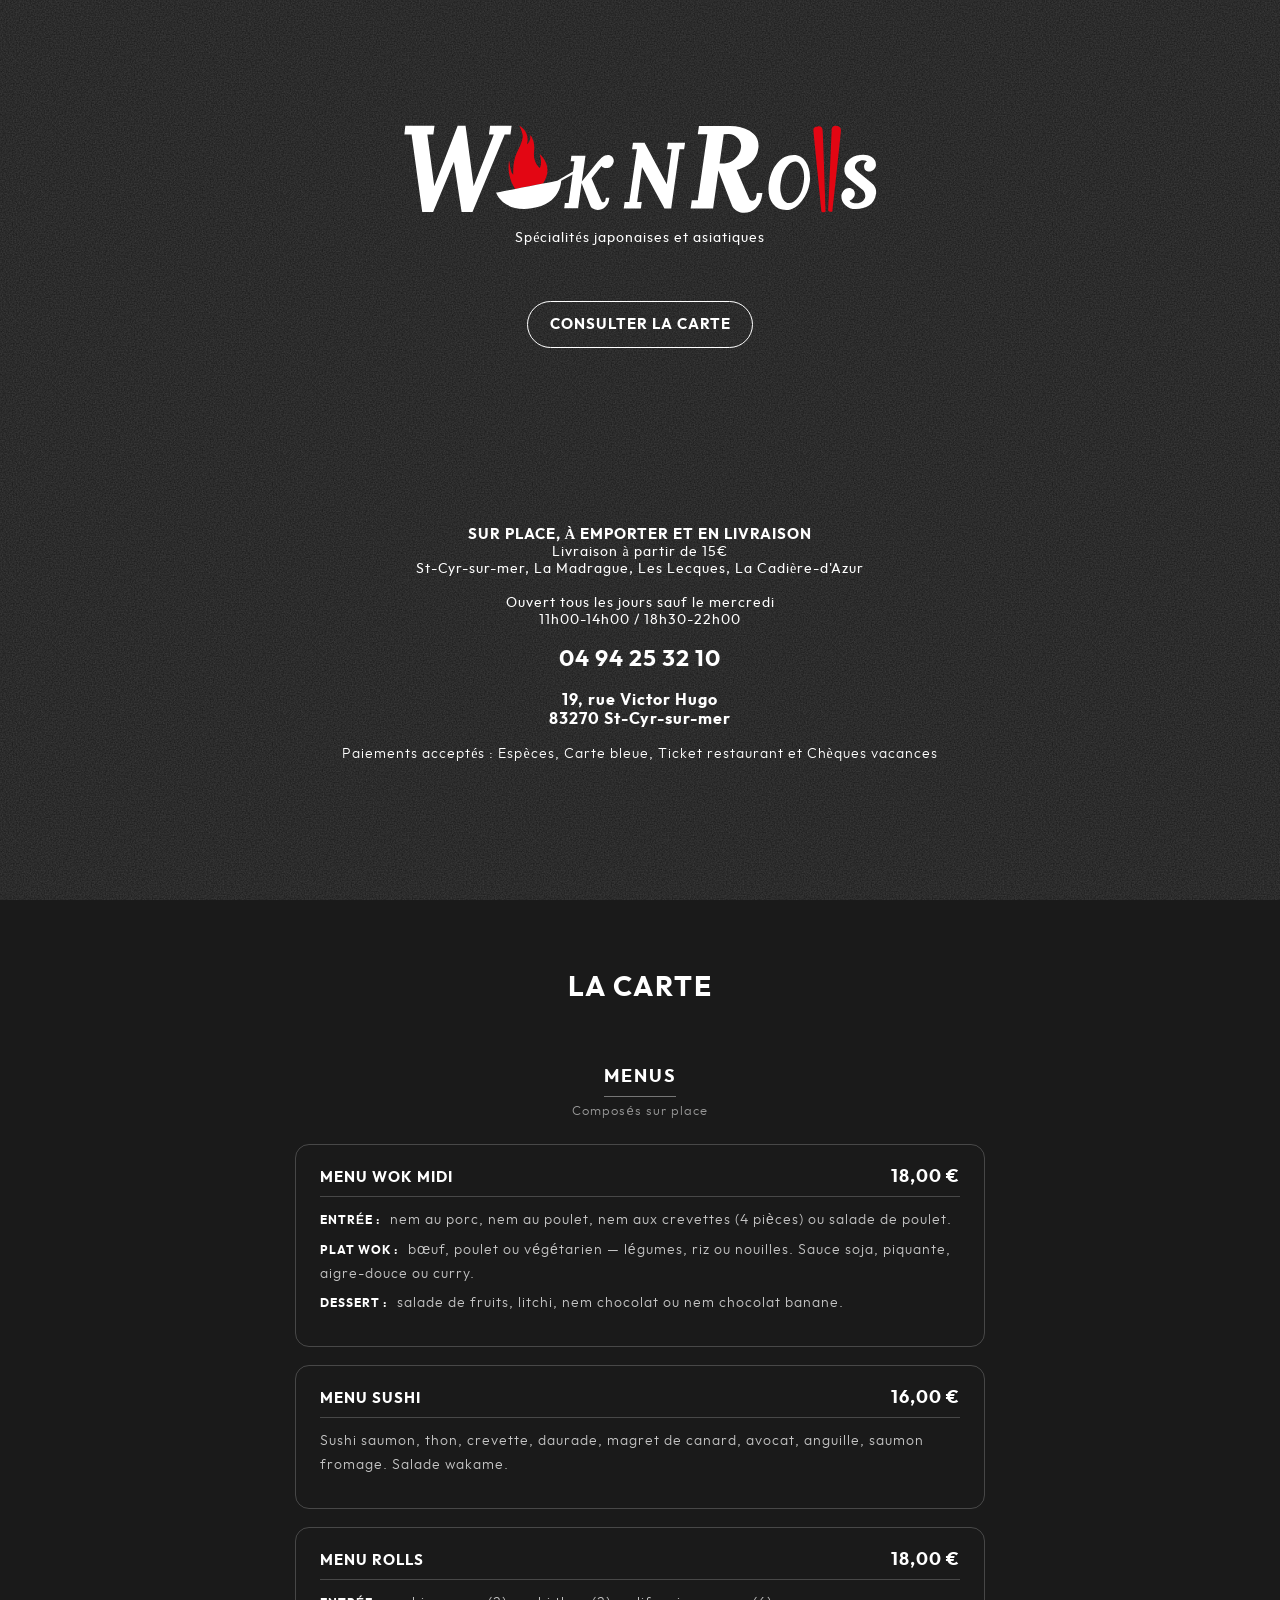
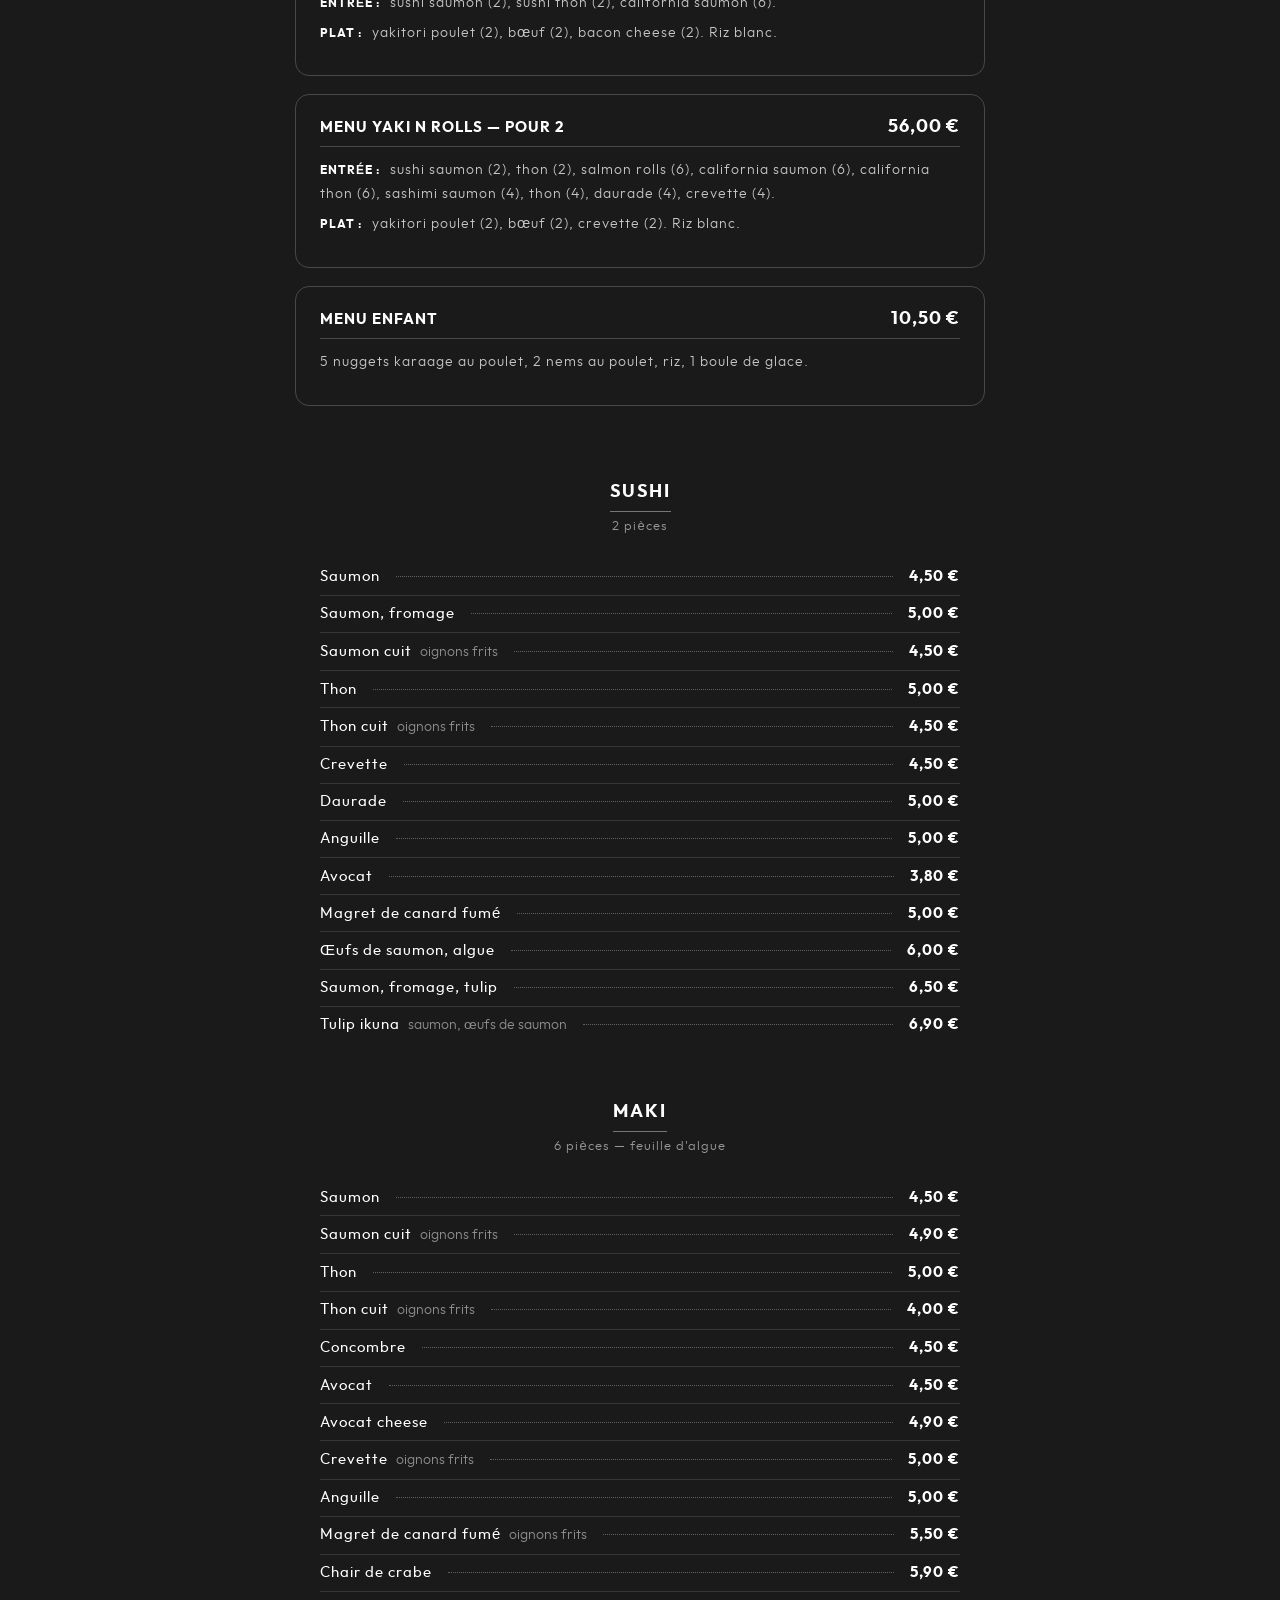
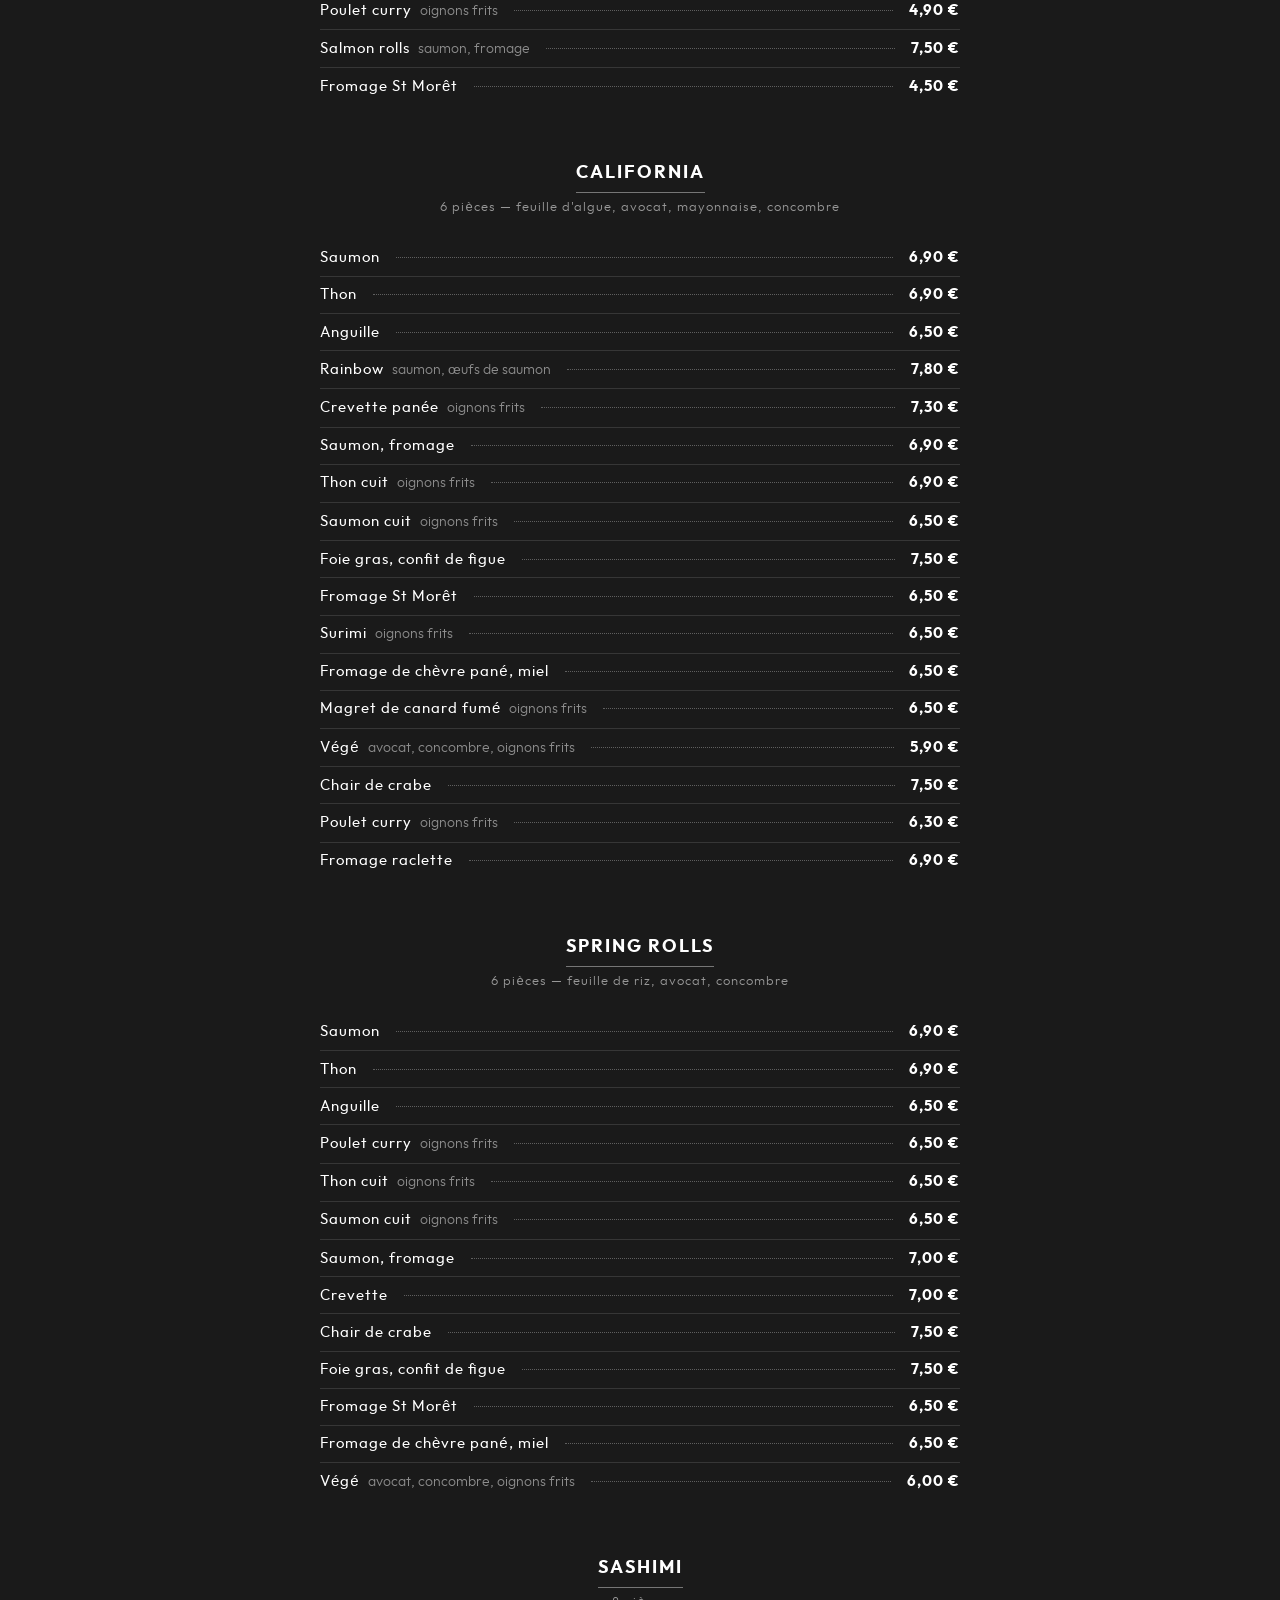
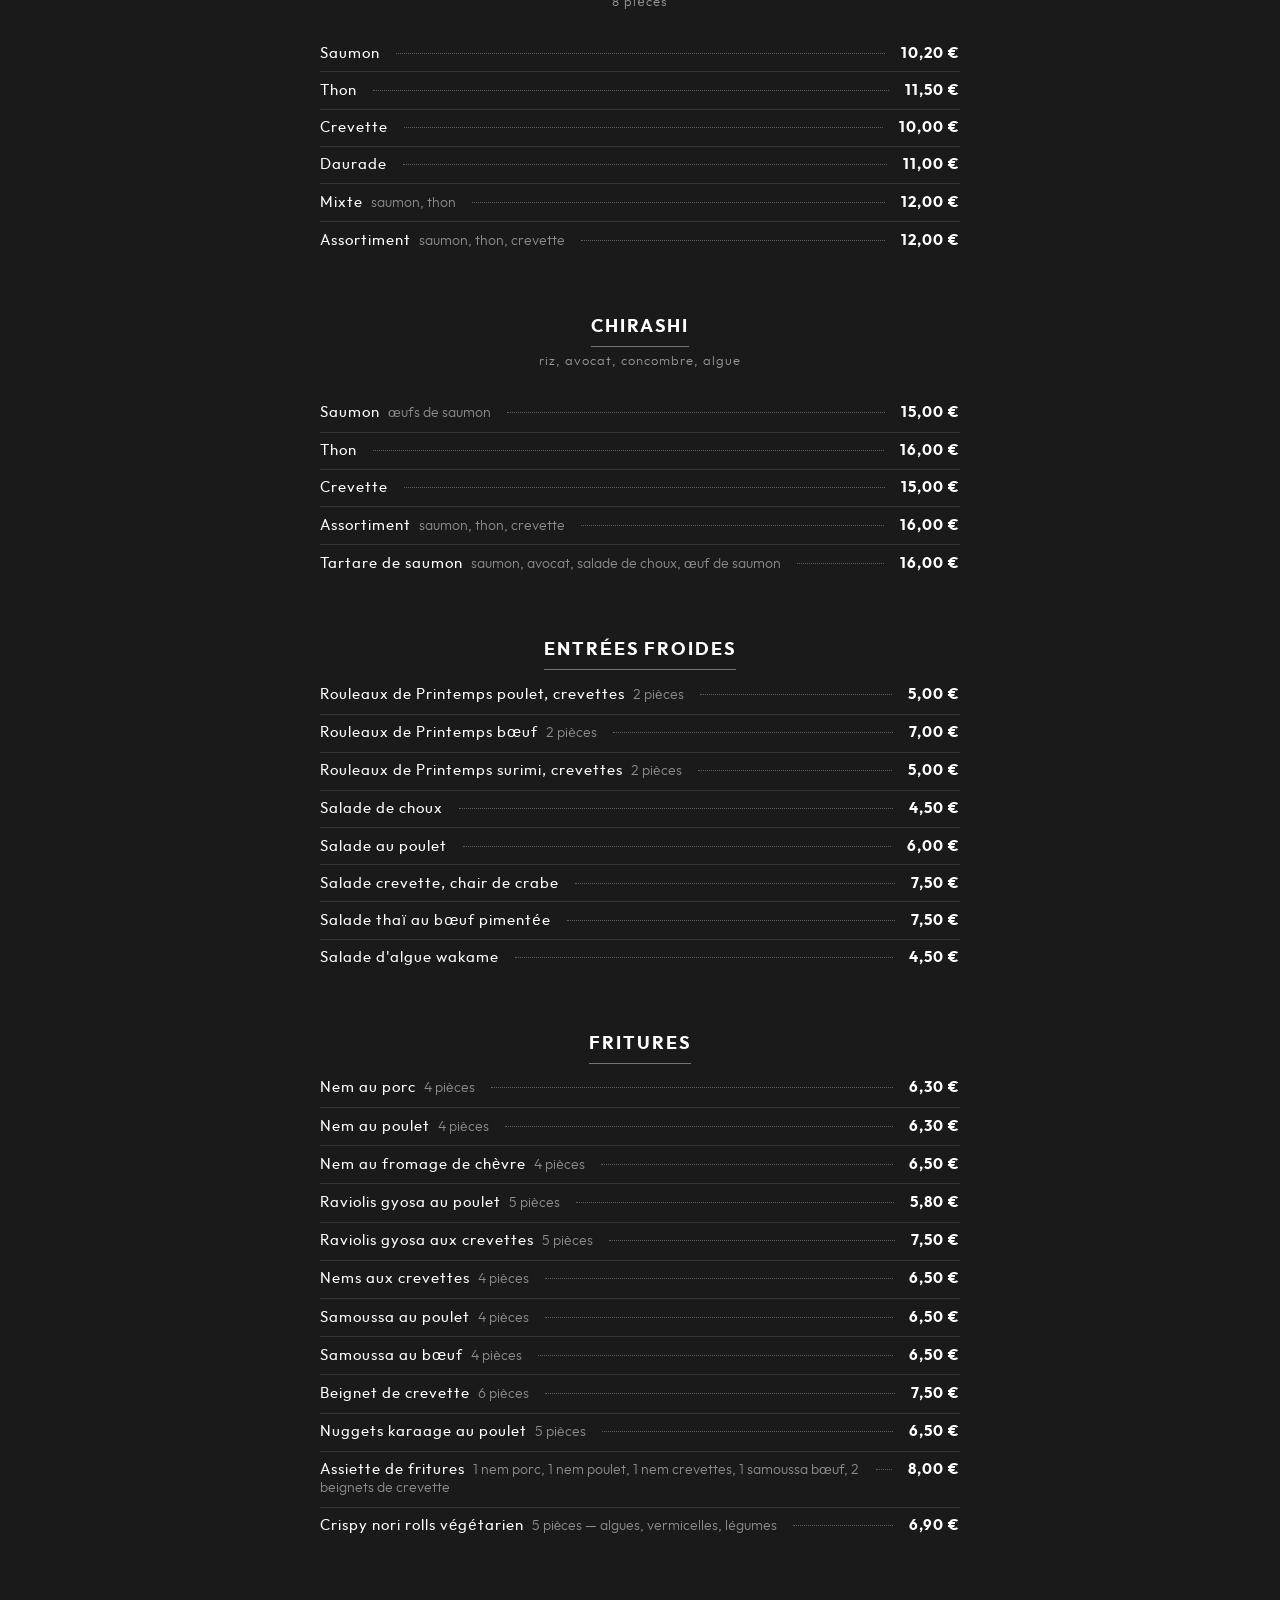
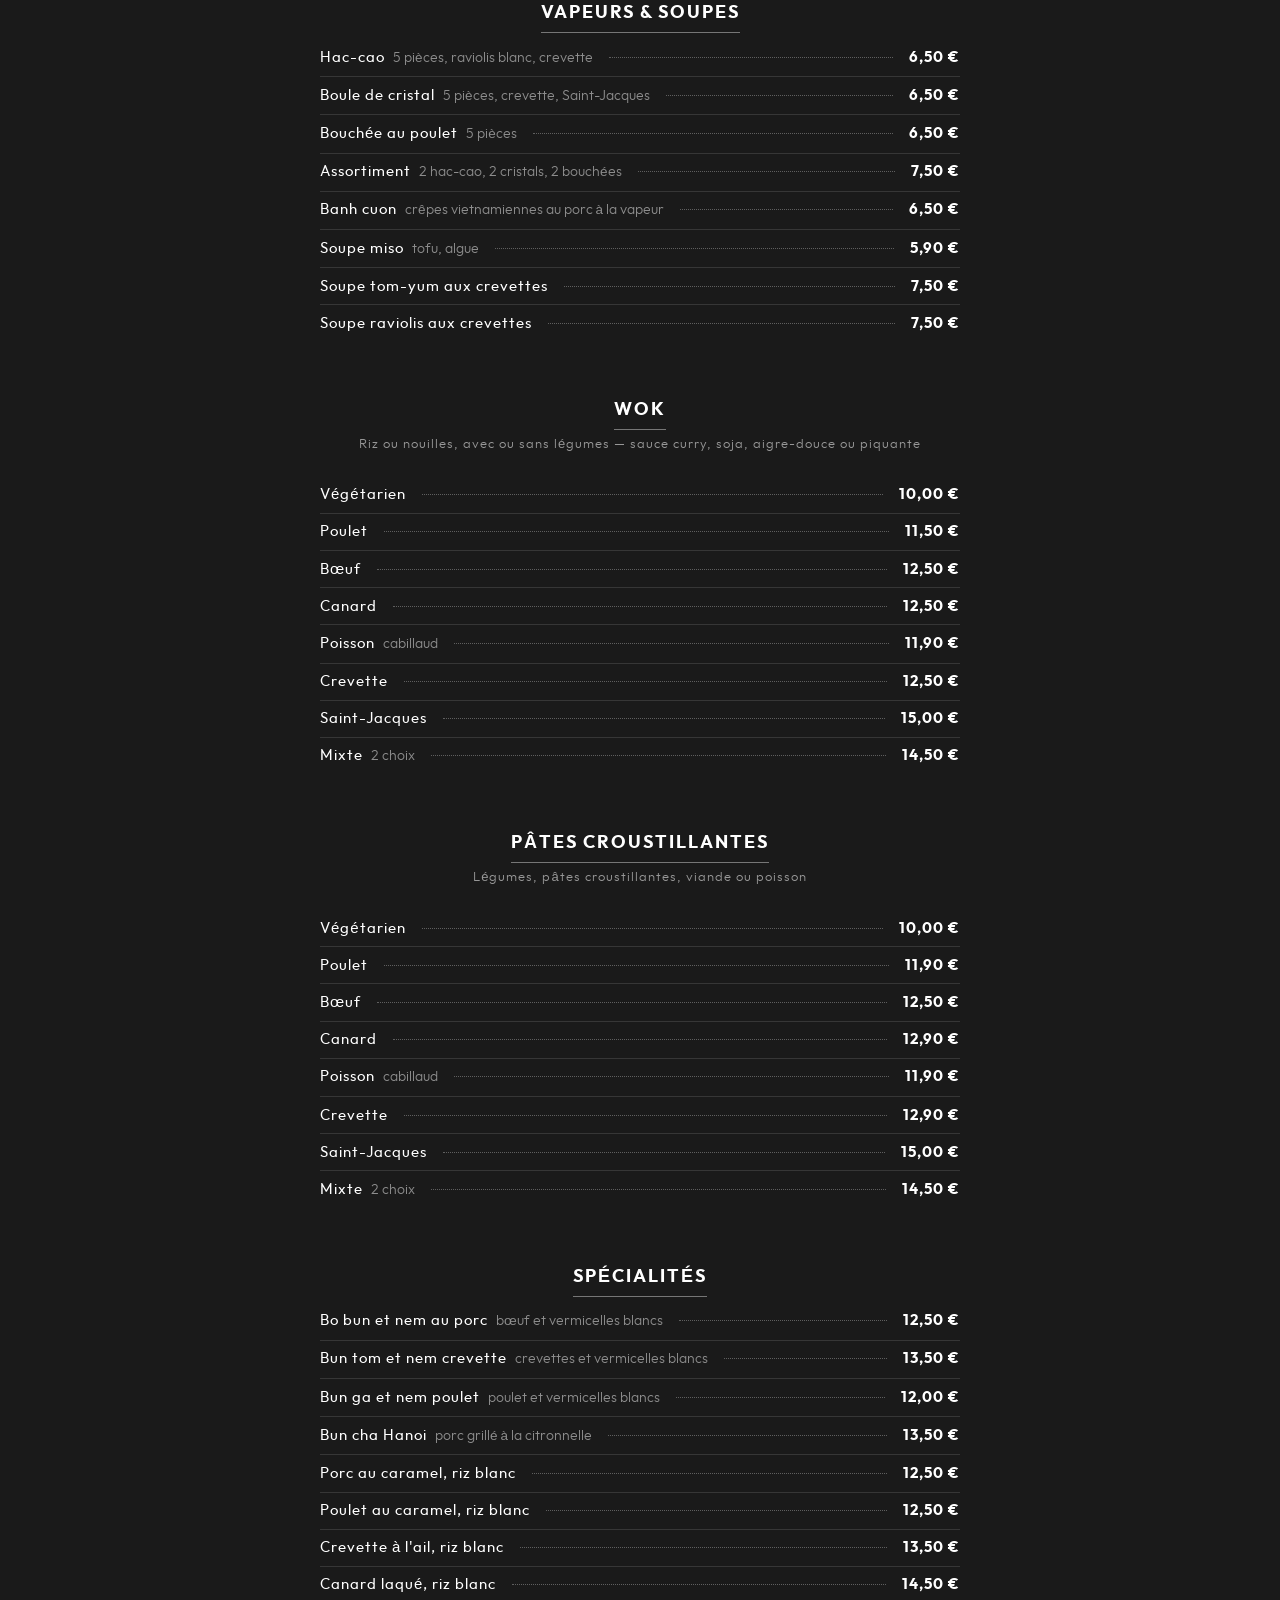
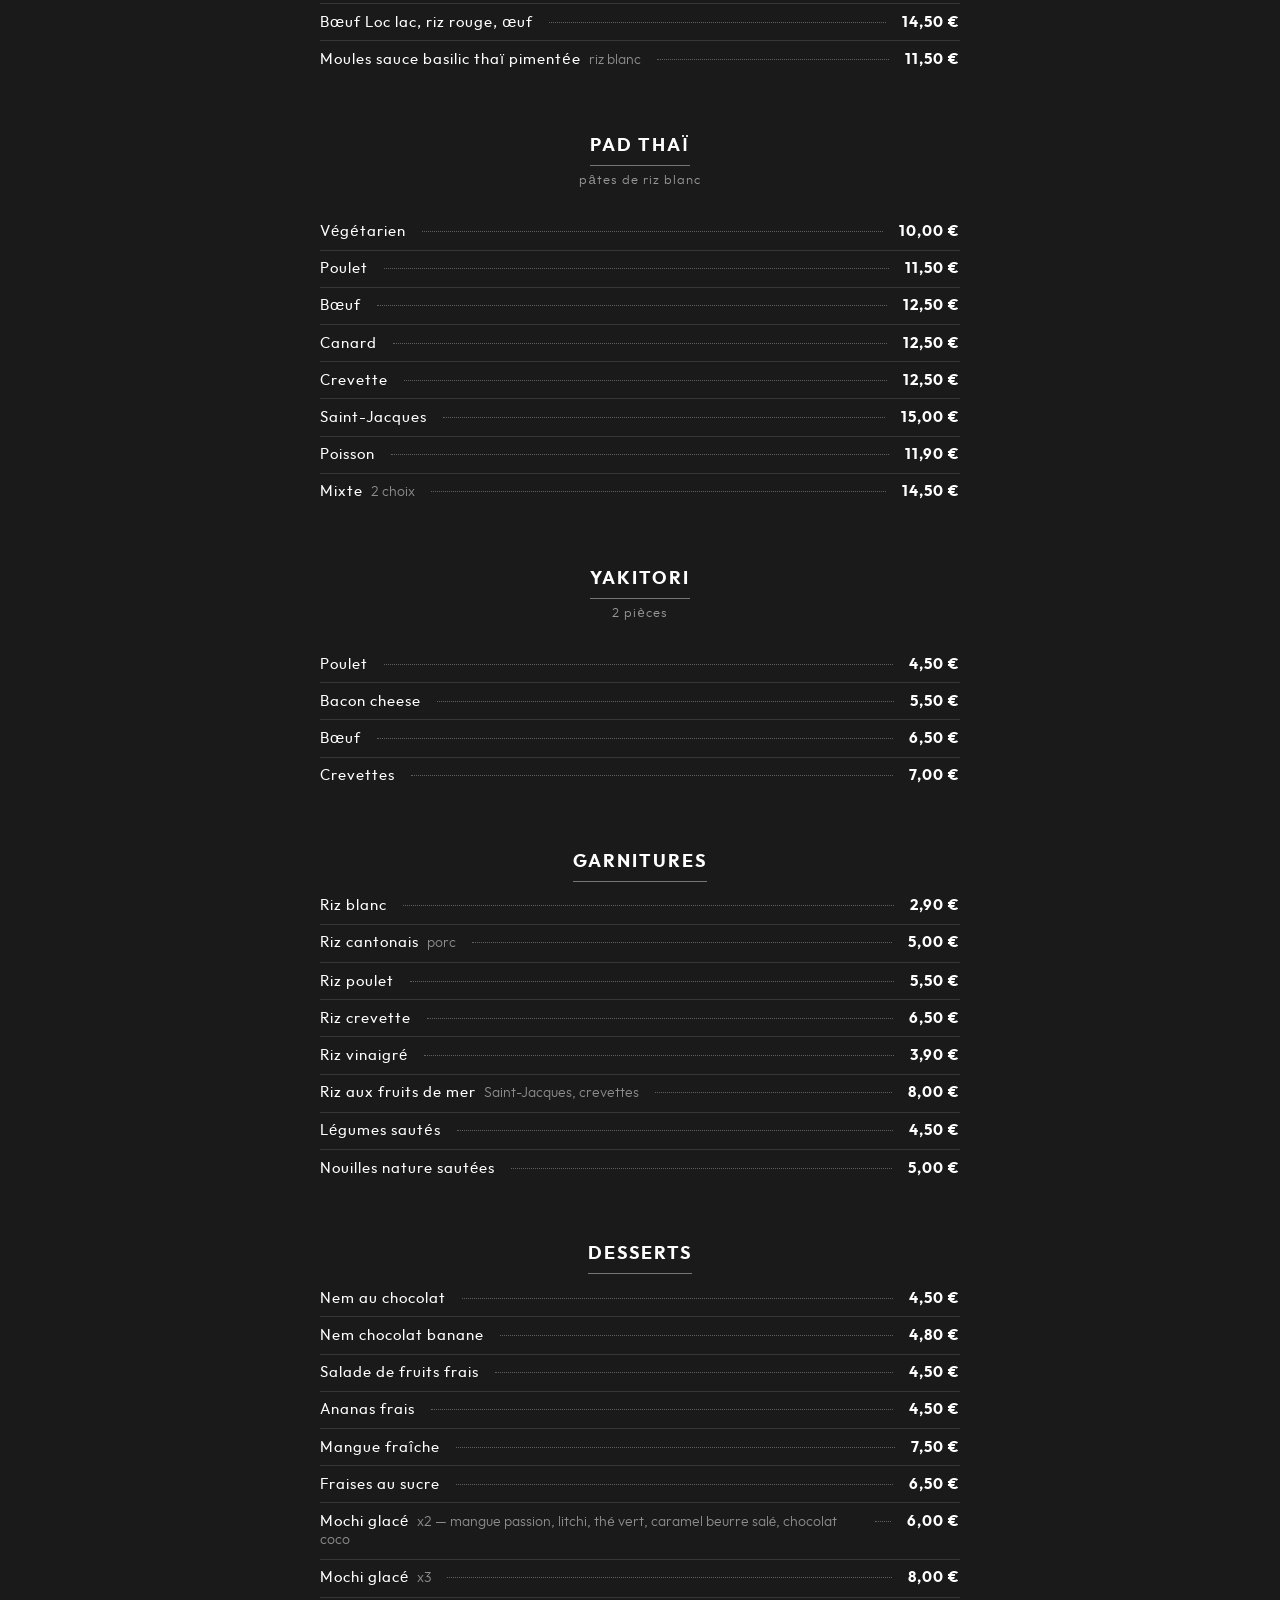
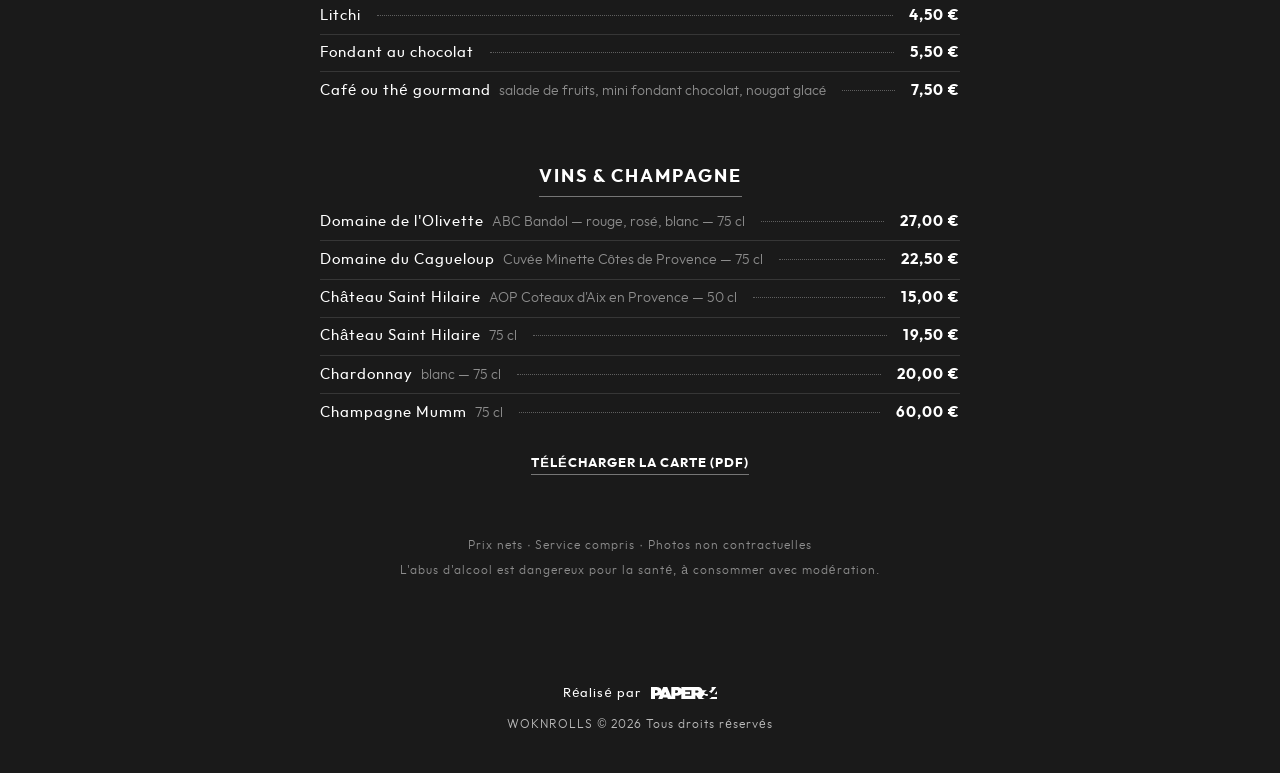
<file: index.html>
<!DOCTYPE html>
<html class="nojs html css_verticalspacer" lang="fr-FR">
 <head>

  <meta http-equiv="Content-type" content="text/html;charset=UTF-8"/>
  <meta name="generator" content="2018.1.1.386"/>
  <meta name="viewport" content="width=device-width, initial-scale=1.0"/>
  
  <script type="text/javascript">
   // Redirect to phone/tablet as necessary
(function(c,b,d){var a=function(){if(navigator.maxTouchPoints>1)return!0;if(window.matchMedia&&window.matchMedia("(-moz-touch-enabled)").matches)return!0;for(var a=["Webkit","Moz","O","ms","Khtml"],b=0,c=a.length;b<c;b++){var d=a[b]+"MaxTouchPoints";if(d in navigator&&navigator[d])return!0}try{return document.createEvent("TouchEvent"),!0}catch(f){}return!1}(),f=function(a){a+="=";for(var b=document.cookie.split(";"),c=0;c<b.length;c++){for(var d=b[c];d.charAt(0)==" ";)d=d.substring(1,d.length);if(d.indexOf(a)==
0)return d.substring(a.length,d.length)}return null};if(f("inbrowserediting")!="true"){var h,f=f("devicelock");f=="phone"&&d?h=d:f=="tablet"&&b&&(h=b);if(f!=c&&!h)if(window.matchMedia)window.matchMedia("(max-device-width: 415px)").matches&&d?h=d:window.matchMedia("(max-device-width: 960px)").matches&&b&&a&&(h=b);else{var c=Math.min(screen.width,screen.height)/(window.devicePixelRatio||1),f=window.screen.systemXDPI||0,g=window.screen.systemYDPI||0,f=f>0&&g>0?Math.min(screen.width/f,screen.height/g):
0;(c<=370||f!=0&&f<=3)&&d?h=d:c<=960&&b&&a&&(h=b)}if(h)b=document.location.search||"",d=document.location.hash||"",document.write('<style type="text/css">body {visibility:hidden}</style>'),document.location=h+b+d}})("desktop","","phone/index.html");

// Update the 'nojs'/'js' class on the html node
document.documentElement.className = document.documentElement.className.replace(/\bnojs\b/g, 'js');

// Check that all required assets are uploaded and up-to-date
if(typeof Muse == "undefined") window.Muse = {}; window.Muse.assets = {"required":["museutils.js", "museconfig.js", "jquery.watch.js", "jquery.musepolyfill.bgsize.js", "require.js", "index.css"], "outOfDate":[]};
</script>
  
  <link media="only screen and (max-width: 370px)" rel="alternate" href="https://www.wok-n-rolls.fr/phone/index.html"/>
  <link rel="canonical" href="https://www.wok-n-rolls.fr/"/>
  <link rel="shortcut icon" href="images/a-gabarit-favicon.ico?crc=527517689"/>
  <link rel="apple-touch-icon" href="images/a-gabarit-favicon.ico?crc=527517689"/>
  <title>WoknRolls — Restaurant japonais &amp; asiatique à Saint-Cyr-sur-Mer (83270)</title>

  <!-- SEO -->
  <meta name="description" content="WoknRolls, restaurant japonais et asiatique à Saint-Cyr-sur-Mer (83270). Sushis, makis, californias, woks, bo bun, pad thaï, yakitori. Sur place, à emporter et en livraison aux Lecques, La Madrague et La Cadière-d'Azur. Ouvert tous les jours sauf mercredi, 11h–14h / 18h30–22h."/>
  <meta name="keywords" content="restaurant japonais Saint-Cyr-sur-Mer, sushi Saint-Cyr, sushi Les Lecques, livraison sushi 83270, restaurant asiatique La Cadière-d'Azur, woknrolls, wok n rolls, makis, plateau sushi"/>
  <meta name="author" content="WoknRolls"/>
  <meta name="robots" content="index, follow, max-image-preview:large"/>
  <meta name="theme-color" content="#000000"/>
  <meta name="geo.region" content="FR-83"/>
  <meta name="geo.placename" content="Saint-Cyr-sur-Mer"/>
  <meta name="geo.position" content="43.179;5.7079"/>
  <meta name="ICBM" content="43.179, 5.7079"/>

  <!-- Open Graph -->
  <meta property="og:type" content="restaurant.restaurant"/>
  <meta property="og:locale" content="fr_FR"/>
  <meta property="og:site_name" content="WoknRolls"/>
  <meta property="og:title" content="WoknRolls — Restaurant japonais &amp; asiatique à Saint-Cyr-sur-Mer"/>
  <meta property="og:description" content="Spécialités japonaises et asiatiques. Sur place, à emporter et en livraison à Saint-Cyr-sur-Mer, Les Lecques, La Madrague et La Cadière-d'Azur."/>
  <meta property="og:url" content="https://www.wok-n-rolls.fr/"/>
  <meta property="og:image" content="https://www.wok-n-rolls.fr/images/logo-woknrolls.svg"/>
  <meta property="og:image:alt" content="WoknRolls — Restaurant japonais à Saint-Cyr-sur-Mer"/>

  <!-- Twitter -->
  <meta name="twitter:card" content="summary_large_image"/>
  <meta name="twitter:title" content="WoknRolls — Restaurant japonais &amp; asiatique à Saint-Cyr-sur-Mer"/>
  <meta name="twitter:description" content="Sushis, makis, woks. Sur place, à emporter, livraison."/>
  <meta name="twitter:image" content="https://www.wok-n-rolls.fr/images/logo-woknrolls.svg"/>

  <!-- JSON-LD : Restaurant -->
  <script type="application/ld+json">
  {
    "@context": "https://schema.org",
    "@type": "Restaurant",
    "@id": "https://www.wok-n-rolls.fr/#restaurant",
    "name": "WoknRolls",
    "alternateName": "Wok n Rolls",
    "url": "https://www.wok-n-rolls.fr/",
    "image": "https://www.wok-n-rolls.fr/images/logo-woknrolls.svg",
    "logo": "https://www.wok-n-rolls.fr/images/logo-woknrolls.svg",
    "telephone": "+33494253210",
    "priceRange": "€€",
    "servesCuisine": ["Japonaise", "Asiatique", "Sushi", "Wok"],
    "menu": "https://www.wok-n-rolls.fr/assets/carte-woknrolls-2026-10.pdf",
    "hasMenu": "https://www.wok-n-rolls.fr/assets/carte-woknrolls-2026-10.pdf",
    "acceptsReservations": "False",
    "paymentAccepted": "Espèces, Carte bleue, Ticket restaurant, Chèques vacances",
    "currenciesAccepted": "EUR",
    "address": {
      "@type": "PostalAddress",
      "streetAddress": "19 rue Victor Hugo",
      "addressLocality": "Saint-Cyr-sur-Mer",
      "postalCode": "83270",
      "addressRegion": "Provence-Alpes-Côte d'Azur",
      "addressCountry": "FR"
    },
    "geo": {
      "@type": "GeoCoordinates",
      "latitude": 43.179,
      "longitude": 5.7079
    },
    "areaServed": [
      { "@type": "City", "name": "Saint-Cyr-sur-Mer" },
      { "@type": "Place", "name": "Les Lecques" },
      { "@type": "Place", "name": "La Madrague" },
      { "@type": "City", "name": "La Cadière-d'Azur" }
    ],
    "openingHoursSpecification": [
      { "@type": "OpeningHoursSpecification", "dayOfWeek": ["Monday","Tuesday","Thursday","Friday","Saturday","Sunday"], "opens": "11:00", "closes": "14:00" },
      { "@type": "OpeningHoursSpecification", "dayOfWeek": ["Monday","Tuesday","Thursday","Friday","Saturday","Sunday"], "opens": "18:30", "closes": "22:00" }
    ]
  }
  </script>

  <!-- JSON-LD : FAQ -->
  <script type="application/ld+json">
  {
    "@context": "https://schema.org",
    "@type": "FAQPage",
    "mainEntity": [
      {
        "@type": "Question",
        "name": "Quels sont les horaires de WoknRolls ?",
        "acceptedAnswer": {
          "@type": "Answer",
          "text": "WoknRolls est ouvert tous les jours sauf le mercredi, de 11h00 à 14h00 et de 18h30 à 22h00."
        }
      },
      {
        "@type": "Question",
        "name": "Où se trouve WoknRolls ?",
        "acceptedAnswer": {
          "@type": "Answer",
          "text": "WoknRolls est situé au 19 rue Victor Hugo, 83270 Saint-Cyr-sur-Mer, dans le département du Var."
        }
      },
      {
        "@type": "Question",
        "name": "Dans quelles villes WoknRolls livre-t-il ?",
        "acceptedAnswer": {
          "@type": "Answer",
          "text": "Nous livrons à Saint-Cyr-sur-Mer, La Madrague, Les Lecques et La Cadière-d'Azur. Livraison à partir de 15 € de commande."
        }
      },
      {
        "@type": "Question",
        "name": "Peut-on commander à emporter ?",
        "acceptedAnswer": {
          "@type": "Answer",
          "text": "Oui, vous pouvez commander à emporter par téléphone au 04 94 25 32 10. Toute la carte est disponible à emporter."
        }
      },
      {
        "@type": "Question",
        "name": "Quels moyens de paiement sont acceptés ?",
        "acceptedAnswer": {
          "@type": "Answer",
          "text": "Espèces, carte bleue, tickets restaurant et chèques vacances."
        }
      },
      {
        "@type": "Question",
        "name": "Quel type de cuisine propose WoknRolls ?",
        "acceptedAnswer": {
          "@type": "Answer",
          "text": "Spécialités japonaises et asiatiques : sushis, makis, californias, sashimis, chirashis, woks, pad thaï, bo bun, yakitori, raviolis vapeur et plats vietnamiens."
        }
      }
    ]
  }
  </script>

  <!-- CSS -->
  <link rel="stylesheet" type="text/css" href="css/site_global.css?crc=385285191"/>
  <link rel="stylesheet" type="text/css" href="css/master_a-gabarit.css?crc=3916111419"/>
  <link rel="stylesheet" type="text/css" href="css/index.css?crc=30986901" id="pagesheet"/>

  <!-- Texture papier en grain SVG (seamless, jamais pixelisé, taille adaptable)
       + override overflow pour permettre le scroll vers la section carte
       (Muse fixe parfois la hauteur du body au viewport). -->
  <style>
    html.html{
      background-color:#1a1a1a !important;
      background-image: url("data:image/svg+xml;utf8,<svg xmlns='http://www.w3.org/2000/svg' width='260' height='260'><filter id='n'><feTurbulence type='fractalNoise' baseFrequency='0.72' numOctaves='3' seed='7' stitchTiles='stitch'/><feColorMatrix values='0 0 0 0 0.95  0 0 0 0 0.95  0 0 0 0 0.95  0 0 0 0.16 0'/></filter><rect width='100%' height='100%' filter='url(%23n)'/></svg>") !important;
      background-repeat: repeat !important;
      background-attachment: fixed !important;
      background-size: 260px 260px !important;
    }
    /* Permettre le scroll au-delà de #page (vers la section carte) */
    html, body{
      height:auto !important;
      min-height:100vh;
      overflow-y:auto !important;
      overflow-x:hidden;
    }
    #page{ min-height:100vh; height:auto !important; overflow:visible !important; }
    #carte{ position:relative; z-index:5; }

    /* On masque le footer Muse (placé au bas du viewport, pas de la page)
       + on neutralise le verticalspacer. Un footer identique est recréé
       en fin de document, après la section carte. */
    #u316-bw{ display:none !important; }
    .verticalspacer{ height:auto !important; min-height:0 !important; }

    /* Footer custom (réplique visuelle du footer Muse) */
    .site-footer{
      text-align:center;
      padding: 40px 24px calc(40px + env(safe-area-inset-bottom));
      font-family:'__Outfit_5', "Outfit", Helvetica, Arial, sans-serif;
      color:#FFFFFF;
      letter-spacing:1px;
      font-size:13px;
    }
    .site-footer__credit{
      display:inline-flex; align-items:center; gap:10px;
      font-weight:400;
    }
    .site-footer__credit img{ height:12px; width:auto; display:block; }
    .site-footer__copyright{
      margin-top:14px;
      font-size:12px;
      font-weight:300;
      color:rgba(255,255,255,.7);
    }
  </style>
    <!--HTML Widget code-->
   

  		
  <!--/*

*/
-->
 </head>
 <body class="museBGSize">

  <!--HTML Widget code-->
   
<!------------------------------------------------------------------------------
================================================================================
--------------------------------------------------------------------------------



      _        ____    ____   ________    
     / \      |_   \  /   _| |_   __  |   
    / _ \       |   \/   |     | |_ \_|   
   / ___ \      | |\  /| |     |  _| _    
 _/ /   \ \_   _| |_\/_| |_   _| |__/ |   
|____| |____| |_____||_____| |________| 


This website uses widget(s) from AdobeMuseExpert.com // This widgets are fee
to use and available for download at: http://adobemuseexpert.com/




--------------------------------------------------------------------------------
================================================================================
------------------------------------------------------------------------------->



		
  
  <div class="clearfix borderbox" id="page"><!-- group -->
   <div class="clearfix grpelem" id="pu120"><!-- column -->
    <div class="clip_frame colelem" id="u120" data-sizePolicy="fixed" data-pintopage="page_fixedCenter"><!-- svg -->
     <img class="svg" id="u116" src="images/logo-woknrolls.svg?crc=161947832" width="475" height="88" alt="WoknRolls — Restaurant japonais et asiatique à Saint-Cyr-sur-Mer" data-mu-svgfallback="images/logo-woknrolls_poster_.png?crc=273938427"/>
    </div>
    <div class="browser_width colelem" id="u127-4-bw">
     <!-- m_editable region-id="editable-static-tag-U127-BP_infinity" template="index.html" data-type="html" data-ice-options="disableImageResize,link,txtStyleTarget" -->
     <div class="clearfix" id="u127-4" data-muse-uid="U127" data-muse-type="txt_frame" data-IBE-flags="txtStyleSrc"><!-- content -->
      <p>Spécialités japonaises et asiatiques</p>
     </div>
     <!-- /m_editable -->
    </div>
    <!-- m_editable region-id="editable-static-tag-U152-BP_infinity" template="index.html" data-type="html" data-ice-options="disableImageResize,link,clickable" data-ice-editable="link" -->
    <a class="nonblock nontext rounded-corners clearfix colelem" id="u152-4" href="#carte" data-muse-uid="U152" data-muse-type="txt_frame" data-sizePolicy="fixed" data-pintopage="page_fluidx" title="Consulter la carte WoknRolls"><!-- content --><p>CONSULTER la carte</p></a>
    <!-- /m_editable -->
    <div class="colelem" id="u270"><!-- custom html -->
     <script src="https://apps.elfsight.com/p/platform.js" defer></script>
<div class="elfsight-app-8bb02935-5e57-4a99-8626-f57e2529fb2c"></div>
    </div>
    <div class="browser_width colelem" id="u149-26-bw">
     <!-- m_editable region-id="editable-static-tag-U149-BP_infinity" template="index.html" data-type="html" data-ice-options="disableImageResize,link,txtStyleTarget" -->
     <div class="clearfix" id="u149-26" data-muse-uid="U149" data-muse-type="txt_frame" data-IBE-flags="txtStyleSrc"><!-- content -->
      <p id="u149-2">Sur place, à emporter et en livraison</p>
      <p id="u149-4">Livraison à partir de 15€</p>
      <p id="u149-6">St-Cyr-sur-mer, La Madrague, Les Lecques, La Cadière-d'Azur</p>
      <p id="u149-7">&nbsp;</p>
      <p id="u149-9">Ouvert tous les jours sauf le mercredi</p>
      <p id="u149-11">11h00-14h00 / 18h30-22h00</p>
      <p id="u149-12">&nbsp;</p>
      <p id="u149-14">04 94 25 32 10</p>
      <p id="u149-15">&nbsp;</p>
      <p id="u149-18"><a class="nonblock" href="http://maps.apple.com/?q=%2019,%20rue%20Victor%20Hugo%2083270%20St-Cyr-sur-mer"><span id="u149-16">19, rue Victor Hugo</span></a></p>
      <p id="u149-21"><a class="nonblock" href="http://maps.apple.com/?q=%2019,%20rue%20Victor%20Hugo%2083270%20St-Cyr-sur-mer"><span id="u149-19">83270 St-Cyr-sur-mer</span></a></p>
      <p id="u149-22">&nbsp;</p>
      <p id="u149-24">Paiements acceptés : Espèces, Carte bleue, Ticket restaurant et Chèques vacances</p>
     </div>
     <!-- /m_editable -->
    </div>
   </div>
   <div class="verticalspacer" data-offset-top="805" data-content-above-spacer="804" data-content-below-spacer="66" data-sizePolicy="fixed" data-pintopage="page_fixedLeft"></div>
   <div class="browser_width grpelem" id="u316-bw">
    <div id="u316"><!-- group -->
     <div class="clearfix" id="u316_align_to_page">
      <div class="clearfix grpelem" id="u319-4" data-IBE-flags="txtStyleSrc" data-sizePolicy="fixed" data-pintopage="page_fixedLeft"><!-- content -->
       <p><span class="R-f-r-nce---Ville" id="u319">Réalisé par</span></p>
      </div>
      <a class="nonblock nontext clip_frame grpelem" id="u317" href="http://paper34.fr" data-sizePolicy="fixed" data-pintopage="page_fixedLeft"><!-- svg --><img class="svg" id="u318" src="images/logoblanc-paper34.svg?crc=3970129298" width="64" height="12" alt="" data-mu-svgfallback="images/logoblanc-paper34_poster_.png?crc=50960925"/></a>
      <div class="size_fluid_width grpelem" id="u320" data-pintopage="page_fixedLeft" data-sizePolicy="fluidWidth"><!-- custom html -->
       
							<div class="ame-auto-copytight-year">
								<p class="ame-copyright-text">WOKNROLLS &copy; <script type="text/javascript">document.write(new Date().getFullYear());</script> Tous droits réservés</p>
							</div>

						
      </div>
     </div>
    </div>
   </div>
  </div>

  <!-- ===== CARTE EN TEXTE NATIF (SEO) ===================================
       Insérée hors du #page Muse pour ne pas perturber sa mise en page.
       Style aligné sur le langage de la home : Outfit, blanc, centré,
       letter-spacing 1px, fond papier (texture déjà sur <html>).
       ==================================================================== -->
  <style>
    #carte{
      font-family: '__Outfit_5', "Outfit", Helvetica, Arial, sans-serif;
      color:#FFFFFF;
      letter-spacing:1px;
      text-align:center;
      padding: 80px 24px 60px;
      max-width: 960px;
      margin: 0 auto;
      scroll-margin-top: 20px;
    }
    #carte h2{
      font-size: 28px; font-weight:700; text-transform:uppercase;
      letter-spacing:2px; margin: 0 0 12px;
    }
    #carte .carte-intro{
      font-size:15px; font-weight:300; color:rgba(255,255,255,.7);
      max-width: 56ch; margin: 0 auto 50px; line-height:1.7;
    }
    #carte h3{
      font-size: 18px; font-weight:700; text-transform:uppercase;
      letter-spacing:2px; margin: 60px 0 6px;
      display:inline-block; padding-bottom:10px;
      border-bottom:1px solid rgba(255,255,255,.4);
    }
    #carte .sub{
      font-size:13px; font-weight:300; color:rgba(255,255,255,.55);
      margin: 0 0 24px; letter-spacing:1px;
    }
    #carte ul.dishes{
      list-style:none; padding:0;
      max-width: 640px; margin: 0 auto; text-align:left;
    }
    #carte ul.dishes li{
      display:flex; align-items:baseline; gap:.5rem;
      padding:.6rem 0;
      font-size: 15px; font-weight:400;
      border-top:1px solid rgba(255,255,255,.12);
    }
    #carte ul.dishes li:first-child{ border-top:none; }
    #carte ul.dishes .dots{
      flex:1; border-bottom:1px dotted rgba(255,255,255,.3);
      margin: 0 .5rem; position:relative; top:-4px; min-width:1rem;
    }
    #carte ul.dishes .price{
      flex: 0 0 auto; font-weight:700; font-variant-numeric:tabular-nums;
    }
    #carte ul.dishes em{
      font-style:normal; color:rgba(255,255,255,.5);
      font-size:.9em; font-weight:300; margin-left:.25rem; letter-spacing:0;
    }
    #carte .menu-card{
      border:1px solid rgba(255,255,255,.2);
      border-radius: 14px;
      padding: 24px;
      margin: 0 auto 18px;
      max-width: 640px; text-align:left;
    }
    #carte .menu-card .row{
      display:flex; justify-content:space-between; align-items:baseline;
      gap:1rem;
      padding-bottom:10px; margin-bottom:12px;
      border-bottom:1px solid rgba(255,255,255,.2);
    }
    #carte .menu-card h4{
      font-size:15px; font-weight:700; text-transform:uppercase; letter-spacing:1px; margin:0;
    }
    #carte .menu-card .p{ font-size:18px; font-weight:700; }
    #carte .menu-card p{
      margin:6px 0; font-size:14px; font-weight:300;
      color:rgba(255,255,255,.75); line-height:1.7;
    }
    #carte .menu-card p strong{
      font-weight:700; text-transform:uppercase; letter-spacing:1px;
      font-size:12px; margin-right:6px; color:#FFF;
    }
    #carte .legal{
      font-size:12px; color:rgba(255,255,255,.5);
      font-weight:300; line-height:1.8; max-width: 60ch; margin: 60px auto 0;
    }
    #carte .legal p{ margin:.2rem 0; }
    #carte .pdf-link{
      display:inline-block; margin-top:24px; font-size:13px;
      font-weight:700; letter-spacing:1px; text-transform:uppercase;
      border-bottom:1px solid rgba(255,255,255,.4); padding-bottom:2px;
    }
    #carte .pdf-link:hover{ border-bottom-color:#FFFFFF; }
    @media (max-width: 600px){
      #carte{ padding: 60px 18px 40px; }
      #carte h2{ font-size:22px; }
      #carte h3{ font-size:16px; margin-top:48px; }
    }
  </style>

  <section id="carte" aria-labelledby="carte-title">

    <h2 id="carte-title">La carte</h2>

    <h3>Menus</h3>
    <p class="sub">Composés sur place</p>

    <article class="menu-card">
      <div class="row"><h4>Menu wok midi</h4><span class="p">18,00&nbsp;€</span></div>
      <p><strong>Entrée :</strong> nem au porc, nem au poulet, nem aux crevettes (4 pièces) ou salade de poulet.</p>
      <p><strong>Plat wok :</strong> bœuf, poulet ou végétarien — légumes, riz ou nouilles. Sauce soja, piquante, aigre-douce ou curry.</p>
      <p><strong>Dessert :</strong> salade de fruits, litchi, nem chocolat ou nem chocolat banane.</p>
    </article>

    <article class="menu-card">
      <div class="row"><h4>Menu sushi</h4><span class="p">16,00&nbsp;€</span></div>
      <p>Sushi saumon, thon, crevette, daurade, magret de canard, avocat, anguille, saumon fromage. Salade wakame.</p>
    </article>

    <article class="menu-card">
      <div class="row"><h4>Menu rolls</h4><span class="p">18,00&nbsp;€</span></div>
      <p><strong>Entrée :</strong> sushi saumon (2), sushi thon (2), california saumon (6).</p>
      <p><strong>Plat :</strong> yakitori poulet (2), bœuf (2), bacon cheese (2). Riz blanc.</p>
    </article>

    <article class="menu-card">
      <div class="row"><h4>Menu yaki n rolls — pour 2</h4><span class="p">56,00&nbsp;€</span></div>
      <p><strong>Entrée :</strong> sushi saumon (2), thon (2), salmon rolls (6), california saumon (6), california thon (6), sashimi saumon (4), thon (4), daurade (4), crevette (4).</p>
      <p><strong>Plat :</strong> yakitori poulet (2), bœuf (2), crevette (2). Riz blanc.</p>
    </article>

    <article class="menu-card">
      <div class="row"><h4>Menu enfant</h4><span class="p">10,50&nbsp;€</span></div>
      <p>5 nuggets karaage au poulet, 2 nems au poulet, riz, 1 boule de glace.</p>
    </article>

    <h3>Sushi</h3>
    <p class="sub">2 pièces</p>
    <ul class="dishes">
      <li><span>Saumon</span><span class="dots"></span><span class="price">4,50&nbsp;€</span></li>
      <li><span>Saumon, fromage</span><span class="dots"></span><span class="price">5,00&nbsp;€</span></li>
      <li><span>Saumon cuit <em>oignons frits</em></span><span class="dots"></span><span class="price">4,50&nbsp;€</span></li>
      <li><span>Thon</span><span class="dots"></span><span class="price">5,00&nbsp;€</span></li>
      <li><span>Thon cuit <em>oignons frits</em></span><span class="dots"></span><span class="price">4,50&nbsp;€</span></li>
      <li><span>Crevette</span><span class="dots"></span><span class="price">4,50&nbsp;€</span></li>
      <li><span>Daurade</span><span class="dots"></span><span class="price">5,00&nbsp;€</span></li>
      <li><span>Anguille</span><span class="dots"></span><span class="price">5,00&nbsp;€</span></li>
      <li><span>Avocat</span><span class="dots"></span><span class="price">3,80&nbsp;€</span></li>
      <li><span>Magret de canard fumé</span><span class="dots"></span><span class="price">5,00&nbsp;€</span></li>
      <li><span>Œufs de saumon, algue</span><span class="dots"></span><span class="price">6,00&nbsp;€</span></li>
      <li><span>Saumon, fromage, tulip</span><span class="dots"></span><span class="price">6,50&nbsp;€</span></li>
      <li><span>Tulip ikuna <em>saumon, œufs de saumon</em></span><span class="dots"></span><span class="price">6,90&nbsp;€</span></li>
    </ul>

    <h3>Maki</h3>
    <p class="sub">6 pièces — feuille d'algue</p>
    <ul class="dishes">
      <li><span>Saumon</span><span class="dots"></span><span class="price">4,50&nbsp;€</span></li>
      <li><span>Saumon cuit <em>oignons frits</em></span><span class="dots"></span><span class="price">4,90&nbsp;€</span></li>
      <li><span>Thon</span><span class="dots"></span><span class="price">5,00&nbsp;€</span></li>
      <li><span>Thon cuit <em>oignons frits</em></span><span class="dots"></span><span class="price">4,00&nbsp;€</span></li>
      <li><span>Concombre</span><span class="dots"></span><span class="price">4,50&nbsp;€</span></li>
      <li><span>Avocat</span><span class="dots"></span><span class="price">4,50&nbsp;€</span></li>
      <li><span>Avocat cheese</span><span class="dots"></span><span class="price">4,90&nbsp;€</span></li>
      <li><span>Crevette <em>oignons frits</em></span><span class="dots"></span><span class="price">5,00&nbsp;€</span></li>
      <li><span>Anguille</span><span class="dots"></span><span class="price">5,00&nbsp;€</span></li>
      <li><span>Magret de canard fumé <em>oignons frits</em></span><span class="dots"></span><span class="price">5,50&nbsp;€</span></li>
      <li><span>Chair de crabe</span><span class="dots"></span><span class="price">5,90&nbsp;€</span></li>
      <li><span>Poulet curry <em>oignons frits</em></span><span class="dots"></span><span class="price">4,90&nbsp;€</span></li>
      <li><span>Salmon rolls <em>saumon, fromage</em></span><span class="dots"></span><span class="price">7,50&nbsp;€</span></li>
      <li><span>Fromage St Morêt</span><span class="dots"></span><span class="price">4,50&nbsp;€</span></li>
    </ul>

    <h3>California</h3>
    <p class="sub">6 pièces — feuille d'algue, avocat, mayonnaise, concombre</p>
    <ul class="dishes">
      <li><span>Saumon</span><span class="dots"></span><span class="price">6,90&nbsp;€</span></li>
      <li><span>Thon</span><span class="dots"></span><span class="price">6,90&nbsp;€</span></li>
      <li><span>Anguille</span><span class="dots"></span><span class="price">6,50&nbsp;€</span></li>
      <li><span>Rainbow <em>saumon, œufs de saumon</em></span><span class="dots"></span><span class="price">7,80&nbsp;€</span></li>
      <li><span>Crevette panée <em>oignons frits</em></span><span class="dots"></span><span class="price">7,30&nbsp;€</span></li>
      <li><span>Saumon, fromage</span><span class="dots"></span><span class="price">6,90&nbsp;€</span></li>
      <li><span>Thon cuit <em>oignons frits</em></span><span class="dots"></span><span class="price">6,90&nbsp;€</span></li>
      <li><span>Saumon cuit <em>oignons frits</em></span><span class="dots"></span><span class="price">6,50&nbsp;€</span></li>
      <li><span>Foie gras, confit de figue</span><span class="dots"></span><span class="price">7,50&nbsp;€</span></li>
      <li><span>Fromage St Morêt</span><span class="dots"></span><span class="price">6,50&nbsp;€</span></li>
      <li><span>Surimi <em>oignons frits</em></span><span class="dots"></span><span class="price">6,50&nbsp;€</span></li>
      <li><span>Fromage de chèvre pané, miel</span><span class="dots"></span><span class="price">6,50&nbsp;€</span></li>
      <li><span>Magret de canard fumé <em>oignons frits</em></span><span class="dots"></span><span class="price">6,50&nbsp;€</span></li>
      <li><span>Végé <em>avocat, concombre, oignons frits</em></span><span class="dots"></span><span class="price">5,90&nbsp;€</span></li>
      <li><span>Chair de crabe</span><span class="dots"></span><span class="price">7,50&nbsp;€</span></li>
      <li><span>Poulet curry <em>oignons frits</em></span><span class="dots"></span><span class="price">6,30&nbsp;€</span></li>
      <li><span>Fromage raclette</span><span class="dots"></span><span class="price">6,90&nbsp;€</span></li>
    </ul>

    <h3>Spring rolls</h3>
    <p class="sub">6 pièces — feuille de riz, avocat, concombre</p>
    <ul class="dishes">
      <li><span>Saumon</span><span class="dots"></span><span class="price">6,90&nbsp;€</span></li>
      <li><span>Thon</span><span class="dots"></span><span class="price">6,90&nbsp;€</span></li>
      <li><span>Anguille</span><span class="dots"></span><span class="price">6,50&nbsp;€</span></li>
      <li><span>Poulet curry <em>oignons frits</em></span><span class="dots"></span><span class="price">6,50&nbsp;€</span></li>
      <li><span>Thon cuit <em>oignons frits</em></span><span class="dots"></span><span class="price">6,50&nbsp;€</span></li>
      <li><span>Saumon cuit <em>oignons frits</em></span><span class="dots"></span><span class="price">6,50&nbsp;€</span></li>
      <li><span>Saumon, fromage</span><span class="dots"></span><span class="price">7,00&nbsp;€</span></li>
      <li><span>Crevette</span><span class="dots"></span><span class="price">7,00&nbsp;€</span></li>
      <li><span>Chair de crabe</span><span class="dots"></span><span class="price">7,50&nbsp;€</span></li>
      <li><span>Foie gras, confit de figue</span><span class="dots"></span><span class="price">7,50&nbsp;€</span></li>
      <li><span>Fromage St Morêt</span><span class="dots"></span><span class="price">6,50&nbsp;€</span></li>
      <li><span>Fromage de chèvre pané, miel</span><span class="dots"></span><span class="price">6,50&nbsp;€</span></li>
      <li><span>Végé <em>avocat, concombre, oignons frits</em></span><span class="dots"></span><span class="price">6,00&nbsp;€</span></li>
    </ul>

    <h3>Sashimi</h3>
    <p class="sub">8 pièces</p>
    <ul class="dishes">
      <li><span>Saumon</span><span class="dots"></span><span class="price">10,20&nbsp;€</span></li>
      <li><span>Thon</span><span class="dots"></span><span class="price">11,50&nbsp;€</span></li>
      <li><span>Crevette</span><span class="dots"></span><span class="price">10,00&nbsp;€</span></li>
      <li><span>Daurade</span><span class="dots"></span><span class="price">11,00&nbsp;€</span></li>
      <li><span>Mixte <em>saumon, thon</em></span><span class="dots"></span><span class="price">12,00&nbsp;€</span></li>
      <li><span>Assortiment <em>saumon, thon, crevette</em></span><span class="dots"></span><span class="price">12,00&nbsp;€</span></li>
    </ul>

    <h3>Chirashi</h3>
    <p class="sub">riz, avocat, concombre, algue</p>
    <ul class="dishes">
      <li><span>Saumon <em>œufs de saumon</em></span><span class="dots"></span><span class="price">15,00&nbsp;€</span></li>
      <li><span>Thon</span><span class="dots"></span><span class="price">16,00&nbsp;€</span></li>
      <li><span>Crevette</span><span class="dots"></span><span class="price">15,00&nbsp;€</span></li>
      <li><span>Assortiment <em>saumon, thon, crevette</em></span><span class="dots"></span><span class="price">16,00&nbsp;€</span></li>
      <li><span>Tartare de saumon <em>saumon, avocat, salade de choux, œuf de saumon</em></span><span class="dots"></span><span class="price">16,00&nbsp;€</span></li>
    </ul>

    <h3>Entrées froides</h3>
    <ul class="dishes">
      <li><span>Rouleaux de Printemps poulet, crevettes <em>2 pièces</em></span><span class="dots"></span><span class="price">5,00&nbsp;€</span></li>
      <li><span>Rouleaux de Printemps bœuf <em>2 pièces</em></span><span class="dots"></span><span class="price">7,00&nbsp;€</span></li>
      <li><span>Rouleaux de Printemps surimi, crevettes <em>2 pièces</em></span><span class="dots"></span><span class="price">5,00&nbsp;€</span></li>
      <li><span>Salade de choux</span><span class="dots"></span><span class="price">4,50&nbsp;€</span></li>
      <li><span>Salade au poulet</span><span class="dots"></span><span class="price">6,00&nbsp;€</span></li>
      <li><span>Salade crevette, chair de crabe</span><span class="dots"></span><span class="price">7,50&nbsp;€</span></li>
      <li><span>Salade thaï au bœuf pimentée</span><span class="dots"></span><span class="price">7,50&nbsp;€</span></li>
      <li><span>Salade d'algue wakame</span><span class="dots"></span><span class="price">4,50&nbsp;€</span></li>
    </ul>

    <h3>Fritures</h3>
    <ul class="dishes">
      <li><span>Nem au porc <em>4 pièces</em></span><span class="dots"></span><span class="price">6,30&nbsp;€</span></li>
      <li><span>Nem au poulet <em>4 pièces</em></span><span class="dots"></span><span class="price">6,30&nbsp;€</span></li>
      <li><span>Nem au fromage de chèvre <em>4 pièces</em></span><span class="dots"></span><span class="price">6,50&nbsp;€</span></li>
      <li><span>Raviolis gyosa au poulet <em>5 pièces</em></span><span class="dots"></span><span class="price">5,80&nbsp;€</span></li>
      <li><span>Raviolis gyosa aux crevettes <em>5 pièces</em></span><span class="dots"></span><span class="price">7,50&nbsp;€</span></li>
      <li><span>Nems aux crevettes <em>4 pièces</em></span><span class="dots"></span><span class="price">6,50&nbsp;€</span></li>
      <li><span>Samoussa au poulet <em>4 pièces</em></span><span class="dots"></span><span class="price">6,50&nbsp;€</span></li>
      <li><span>Samoussa au bœuf <em>4 pièces</em></span><span class="dots"></span><span class="price">6,50&nbsp;€</span></li>
      <li><span>Beignet de crevette <em>6 pièces</em></span><span class="dots"></span><span class="price">7,50&nbsp;€</span></li>
      <li><span>Nuggets karaage au poulet <em>5 pièces</em></span><span class="dots"></span><span class="price">6,50&nbsp;€</span></li>
      <li><span>Assiette de fritures <em>1 nem porc, 1 nem poulet, 1 nem crevettes, 1 samoussa bœuf, 2 beignets de crevette</em></span><span class="dots"></span><span class="price">8,00&nbsp;€</span></li>
      <li><span>Crispy nori rolls végétarien <em>5 pièces — algues, vermicelles, légumes</em></span><span class="dots"></span><span class="price">6,90&nbsp;€</span></li>
    </ul>

    <h3>Vapeurs &amp; soupes</h3>
    <ul class="dishes">
      <li><span>Hac-cao <em>5 pièces, raviolis blanc, crevette</em></span><span class="dots"></span><span class="price">6,50&nbsp;€</span></li>
      <li><span>Boule de cristal <em>5 pièces, crevette, Saint-Jacques</em></span><span class="dots"></span><span class="price">6,50&nbsp;€</span></li>
      <li><span>Bouchée au poulet <em>5 pièces</em></span><span class="dots"></span><span class="price">6,50&nbsp;€</span></li>
      <li><span>Assortiment <em>2 hac-cao, 2 cristals, 2 bouchées</em></span><span class="dots"></span><span class="price">7,50&nbsp;€</span></li>
      <li><span>Banh cuon <em>crêpes vietnamiennes au porc à la vapeur</em></span><span class="dots"></span><span class="price">6,50&nbsp;€</span></li>
      <li><span>Soupe miso <em>tofu, algue</em></span><span class="dots"></span><span class="price">5,90&nbsp;€</span></li>
      <li><span>Soupe tom-yum aux crevettes</span><span class="dots"></span><span class="price">7,50&nbsp;€</span></li>
      <li><span>Soupe raviolis aux crevettes</span><span class="dots"></span><span class="price">7,50&nbsp;€</span></li>
    </ul>

    <h3>Wok</h3>
    <p class="sub">Riz ou nouilles, avec ou sans légumes — sauce curry, soja, aigre-douce ou piquante</p>
    <ul class="dishes">
      <li><span>Végétarien</span><span class="dots"></span><span class="price">10,00&nbsp;€</span></li>
      <li><span>Poulet</span><span class="dots"></span><span class="price">11,50&nbsp;€</span></li>
      <li><span>Bœuf</span><span class="dots"></span><span class="price">12,50&nbsp;€</span></li>
      <li><span>Canard</span><span class="dots"></span><span class="price">12,50&nbsp;€</span></li>
      <li><span>Poisson <em>cabillaud</em></span><span class="dots"></span><span class="price">11,90&nbsp;€</span></li>
      <li><span>Crevette</span><span class="dots"></span><span class="price">12,50&nbsp;€</span></li>
      <li><span>Saint-Jacques</span><span class="dots"></span><span class="price">15,00&nbsp;€</span></li>
      <li><span>Mixte <em>2 choix</em></span><span class="dots"></span><span class="price">14,50&nbsp;€</span></li>
    </ul>

    <h3>Pâtes croustillantes</h3>
    <p class="sub">Légumes, pâtes croustillantes, viande ou poisson</p>
    <ul class="dishes">
      <li><span>Végétarien</span><span class="dots"></span><span class="price">10,00&nbsp;€</span></li>
      <li><span>Poulet</span><span class="dots"></span><span class="price">11,90&nbsp;€</span></li>
      <li><span>Bœuf</span><span class="dots"></span><span class="price">12,50&nbsp;€</span></li>
      <li><span>Canard</span><span class="dots"></span><span class="price">12,90&nbsp;€</span></li>
      <li><span>Poisson <em>cabillaud</em></span><span class="dots"></span><span class="price">11,90&nbsp;€</span></li>
      <li><span>Crevette</span><span class="dots"></span><span class="price">12,90&nbsp;€</span></li>
      <li><span>Saint-Jacques</span><span class="dots"></span><span class="price">15,00&nbsp;€</span></li>
      <li><span>Mixte <em>2 choix</em></span><span class="dots"></span><span class="price">14,50&nbsp;€</span></li>
    </ul>

    <h3>Spécialités</h3>
    <ul class="dishes">
      <li><span>Bo bun et nem au porc <em>bœuf et vermicelles blancs</em></span><span class="dots"></span><span class="price">12,50&nbsp;€</span></li>
      <li><span>Bun tom et nem crevette <em>crevettes et vermicelles blancs</em></span><span class="dots"></span><span class="price">13,50&nbsp;€</span></li>
      <li><span>Bun ga et nem poulet <em>poulet et vermicelles blancs</em></span><span class="dots"></span><span class="price">12,00&nbsp;€</span></li>
      <li><span>Bun cha Hanoi <em>porc grillé à la citronnelle</em></span><span class="dots"></span><span class="price">13,50&nbsp;€</span></li>
      <li><span>Porc au caramel, riz blanc</span><span class="dots"></span><span class="price">12,50&nbsp;€</span></li>
      <li><span>Poulet au caramel, riz blanc</span><span class="dots"></span><span class="price">12,50&nbsp;€</span></li>
      <li><span>Crevette à l'ail, riz blanc</span><span class="dots"></span><span class="price">13,50&nbsp;€</span></li>
      <li><span>Canard laqué, riz blanc</span><span class="dots"></span><span class="price">14,50&nbsp;€</span></li>
      <li><span>Bœuf Loc lac, riz rouge, œuf</span><span class="dots"></span><span class="price">14,50&nbsp;€</span></li>
      <li><span>Moules sauce basilic thaï pimentée <em>riz blanc</em></span><span class="dots"></span><span class="price">11,50&nbsp;€</span></li>
    </ul>

    <h3>Pad thaï</h3>
    <p class="sub">pâtes de riz blanc</p>
    <ul class="dishes">
      <li><span>Végétarien</span><span class="dots"></span><span class="price">10,00&nbsp;€</span></li>
      <li><span>Poulet</span><span class="dots"></span><span class="price">11,50&nbsp;€</span></li>
      <li><span>Bœuf</span><span class="dots"></span><span class="price">12,50&nbsp;€</span></li>
      <li><span>Canard</span><span class="dots"></span><span class="price">12,50&nbsp;€</span></li>
      <li><span>Crevette</span><span class="dots"></span><span class="price">12,50&nbsp;€</span></li>
      <li><span>Saint-Jacques</span><span class="dots"></span><span class="price">15,00&nbsp;€</span></li>
      <li><span>Poisson</span><span class="dots"></span><span class="price">11,90&nbsp;€</span></li>
      <li><span>Mixte <em>2 choix</em></span><span class="dots"></span><span class="price">14,50&nbsp;€</span></li>
    </ul>

    <h3>Yakitori</h3>
    <p class="sub">2 pièces</p>
    <ul class="dishes">
      <li><span>Poulet</span><span class="dots"></span><span class="price">4,50&nbsp;€</span></li>
      <li><span>Bacon cheese</span><span class="dots"></span><span class="price">5,50&nbsp;€</span></li>
      <li><span>Bœuf</span><span class="dots"></span><span class="price">6,50&nbsp;€</span></li>
      <li><span>Crevettes</span><span class="dots"></span><span class="price">7,00&nbsp;€</span></li>
    </ul>

    <h3>Garnitures</h3>
    <ul class="dishes">
      <li><span>Riz blanc</span><span class="dots"></span><span class="price">2,90&nbsp;€</span></li>
      <li><span>Riz cantonais <em>porc</em></span><span class="dots"></span><span class="price">5,00&nbsp;€</span></li>
      <li><span>Riz poulet</span><span class="dots"></span><span class="price">5,50&nbsp;€</span></li>
      <li><span>Riz crevette</span><span class="dots"></span><span class="price">6,50&nbsp;€</span></li>
      <li><span>Riz vinaigré</span><span class="dots"></span><span class="price">3,90&nbsp;€</span></li>
      <li><span>Riz aux fruits de mer <em>Saint-Jacques, crevettes</em></span><span class="dots"></span><span class="price">8,00&nbsp;€</span></li>
      <li><span>Légumes sautés</span><span class="dots"></span><span class="price">4,50&nbsp;€</span></li>
      <li><span>Nouilles nature sautées</span><span class="dots"></span><span class="price">5,00&nbsp;€</span></li>
    </ul>

    <h3>Desserts</h3>
    <ul class="dishes">
      <li><span>Nem au chocolat</span><span class="dots"></span><span class="price">4,50&nbsp;€</span></li>
      <li><span>Nem chocolat banane</span><span class="dots"></span><span class="price">4,80&nbsp;€</span></li>
      <li><span>Salade de fruits frais</span><span class="dots"></span><span class="price">4,50&nbsp;€</span></li>
      <li><span>Ananas frais</span><span class="dots"></span><span class="price">4,50&nbsp;€</span></li>
      <li><span>Mangue fraîche</span><span class="dots"></span><span class="price">7,50&nbsp;€</span></li>
      <li><span>Fraises au sucre</span><span class="dots"></span><span class="price">6,50&nbsp;€</span></li>
      <li><span>Mochi glacé <em>x2 — mangue passion, litchi, thé vert, caramel beurre salé, chocolat coco</em></span><span class="dots"></span><span class="price">6,00&nbsp;€</span></li>
      <li><span>Mochi glacé <em>x3</em></span><span class="dots"></span><span class="price">8,00&nbsp;€</span></li>
      <li><span>Litchi</span><span class="dots"></span><span class="price">4,50&nbsp;€</span></li>
      <li><span>Fondant au chocolat</span><span class="dots"></span><span class="price">5,50&nbsp;€</span></li>
      <li><span>Café ou thé gourmand <em>salade de fruits, mini fondant chocolat, nougat glacé</em></span><span class="dots"></span><span class="price">7,50&nbsp;€</span></li>
    </ul>

    <h3>Vins &amp; champagne</h3>
    <ul class="dishes">
      <li><span>Domaine de l'Olivette <em>ABC Bandol — rouge, rosé, blanc — 75 cl</em></span><span class="dots"></span><span class="price">27,00&nbsp;€</span></li>
      <li><span>Domaine du Cagueloup <em>Cuvée Minette Côtes de Provence — 75 cl</em></span><span class="dots"></span><span class="price">22,50&nbsp;€</span></li>
      <li><span>Château Saint Hilaire <em>AOP Coteaux d'Aix en Provence — 50 cl</em></span><span class="dots"></span><span class="price">15,00&nbsp;€</span></li>
      <li><span>Château Saint Hilaire <em>75 cl</em></span><span class="dots"></span><span class="price">19,50&nbsp;€</span></li>
      <li><span>Chardonnay <em>blanc — 75 cl</em></span><span class="dots"></span><span class="price">20,00&nbsp;€</span></li>
      <li><span>Champagne Mumm <em>75 cl</em></span><span class="dots"></span><span class="price">60,00&nbsp;€</span></li>
    </ul>

    <a class="pdf-link" href="assets/carte-woknrolls-2026-10.pdf" target="_blank" rel="noopener">Télécharger la carte (PDF)</a>

    <div class="legal">
      <p>Prix nets · Service compris · Photos non contractuelles</p>
      <p>L'abus d'alcool est dangereux pour la santé, à consommer avec modération.</p>
    </div>

  </section>

  <!-- Footer en pied de page réel -->
  <footer class="site-footer">
    <a class="site-footer__credit" href="http://paper34.fr" rel="noopener">
      Réalisé par
      <img src="images/logoblanc-paper34.svg?crc=3970129298" alt="Paper34"/>
    </a>
    <p class="site-footer__copyright">
      WOKNROLLS &copy; <script type="text/javascript">document.write(new Date().getFullYear());</script> Tous droits réservés
    </p>
  </footer>

  <!-- JS includes -->
  <script type="text/javascript">
   if (document.location.protocol != 'https:') document.write('\x3Cscript src="http://musecdn2.businesscatalyst.com/scripts/4.0/jquery-1.8.3.min.js" type="text/javascript">\x3C/script>');
</script>
  <script type="text/javascript">
   window.jQuery || document.write('\x3Cscript src="scripts/jquery-1.8.3.min.js?crc=209076791" type="text/javascript">\x3C/script>');
</script>
  <!-- Other scripts -->
  <script type="text/javascript">
   // Decide whether to suppress missing file error or not based on preference setting
var suppressMissingFileError = false
</script>
  <script type="text/javascript">
   window.Muse.assets.check=function(c){if(!window.Muse.assets.checked){window.Muse.assets.checked=!0;var b={},d=function(a,b){if(window.getComputedStyle){var c=window.getComputedStyle(a,null);return c&&c.getPropertyValue(b)||c&&c[b]||""}if(document.documentElement.currentStyle)return(c=a.currentStyle)&&c[b]||a.style&&a.style[b]||"";return""},a=function(a){if(a.match(/^rgb/))return a=a.replace(/\s+/g,"").match(/([\d\,]+)/gi)[0].split(","),(parseInt(a[0])<<16)+(parseInt(a[1])<<8)+parseInt(a[2]);if(a.match(/^\#/))return parseInt(a.substr(1),
16);return 0},f=function(f){for(var g=document.getElementsByTagName("link"),j=0;j<g.length;j++)if("text/css"==g[j].type){var l=(g[j].href||"").match(/\/?css\/([\w\-]+\.css)\?crc=(\d+)/);if(!l||!l[1]||!l[2])break;b[l[1]]=l[2]}g=document.createElement("div");g.className="version";g.style.cssText="display:none; width:1px; height:1px;";document.getElementsByTagName("body")[0].appendChild(g);for(j=0;j<Muse.assets.required.length;){var l=Muse.assets.required[j],k=l.match(/([\w\-\.]+)\.(\w+)$/),i=k&&k[1]?
k[1]:null,k=k&&k[2]?k[2]:null;switch(k.toLowerCase()){case "css":i=i.replace(/\W/gi,"_").replace(/^([^a-z])/gi,"_$1");g.className+=" "+i;i=a(d(g,"color"));k=a(d(g,"backgroundColor"));i!=0||k!=0?(Muse.assets.required.splice(j,1),"undefined"!=typeof b[l]&&(i!=b[l]>>>24||k!=(b[l]&16777215))&&Muse.assets.outOfDate.push(l)):j++;g.className="version";break;case "js":j++;break;default:throw Error("Unsupported file type: "+k);}}c?c().jquery!="1.8.3"&&Muse.assets.outOfDate.push("jquery-1.8.3.min.js"):Muse.assets.required.push("jquery-1.8.3.min.js");
g.parentNode.removeChild(g);if(Muse.assets.outOfDate.length||Muse.assets.required.length)g="Certains fichiers sur le serveur sont peut-être manquants ou incorrects. Videz le cache du navigateur et réessayez. Si le problème persiste, contactez le créateur du site.",f&&Muse.assets.outOfDate.length&&(g+="\nOut of date: "+Muse.assets.outOfDate.join(",")),f&&Muse.assets.required.length&&(g+="\nMissing: "+Muse.assets.required.join(",")),suppressMissingFileError?(g+="\nUse SuppressMissingFileError key in AppPrefs.xml to show missing file error pop up.",console.log(g)):alert(g)};location&&location.search&&location.search.match&&location.search.match(/muse_debug/gi)?
setTimeout(function(){f(!0)},5E3):f()}};
var muse_init=function(){require.config({baseUrl:""});require(["jquery","museutils","whatinput","jquery.watch","jquery.musepolyfill.bgsize"],function(c){var $ = c;$(document).ready(function(){try{
window.Muse.assets.check($);/* body */
Muse.Utils.transformMarkupToFixBrowserProblemsPreInit();/* body */
Muse.Utils.prepHyperlinks(true);/* body */
Muse.Utils.resizeHeight('.browser_width');/* resize height */
Muse.Utils.requestAnimationFrame(function() { $('body').addClass('initialized'); });/* mark body as initialized */
Muse.Utils.makeButtonsVisibleAfterSettingMinWidth();/* body */
Muse.Utils.fullPage('#page');/* 100% height page */
Muse.Utils.showWidgetsWhenReady();/* body */
Muse.Utils.transformMarkupToFixBrowserProblems();/* body */
}catch(b){if(b&&"function"==typeof b.notify?b.notify():Muse.Assert.fail("Error calling selector function: "+b),false)throw b;}})})};

</script>
  <!-- RequireJS script -->
  <script src="scripts/require.js?crc=4177726516" type="text/javascript" async data-main="scripts/museconfig.js?crc=128606099" onload="if (requirejs) requirejs.onError = function(requireType, requireModule) { if (requireType && requireType.toString && requireType.toString().indexOf && 0 <= requireType.toString().indexOf('#scripterror')) window.Muse.assets.check(); }" onerror="window.Muse.assets.check();"></script>
  
  <!--HTML Widget code-->
  
            <script>console.log("%cWidget from AdobeMuseExpert.com 😊","font: 2em roboto; color: #00bcd4;");</script>
            

		
   </body>
</html>
</file>
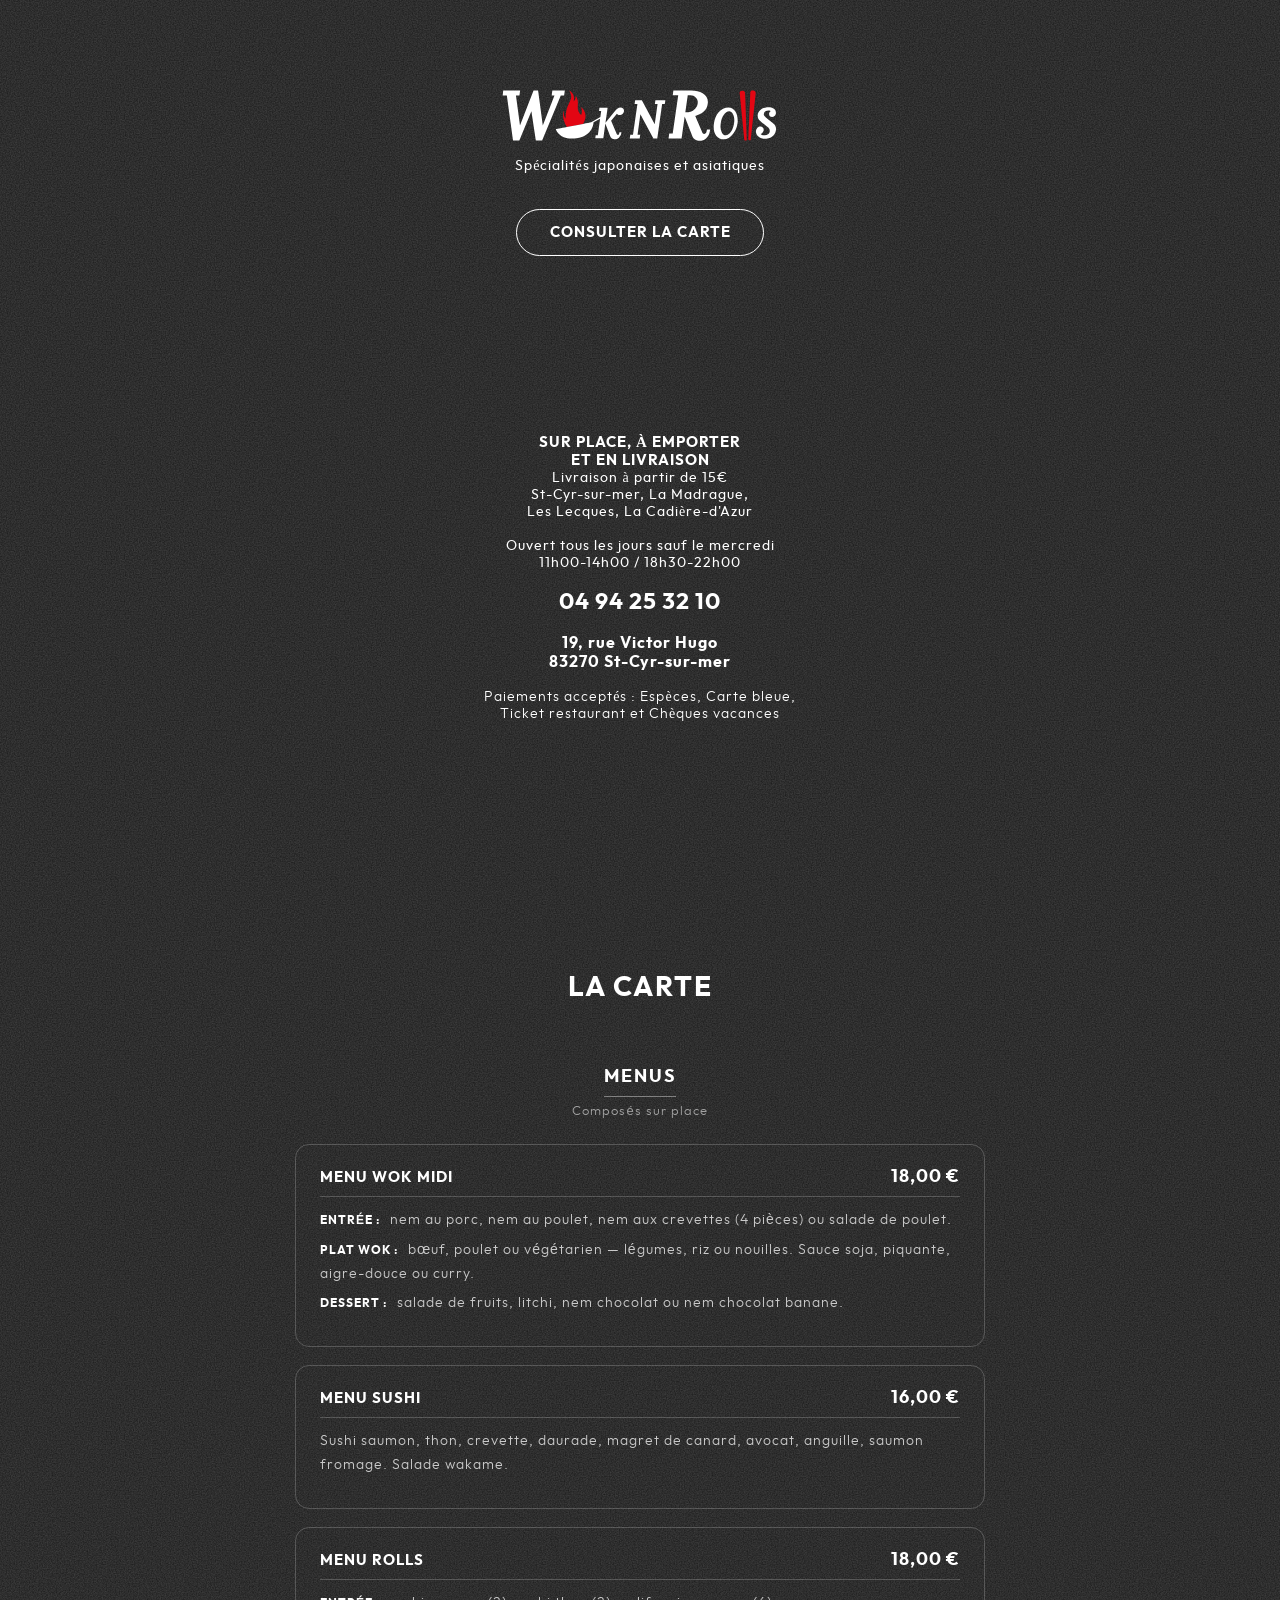
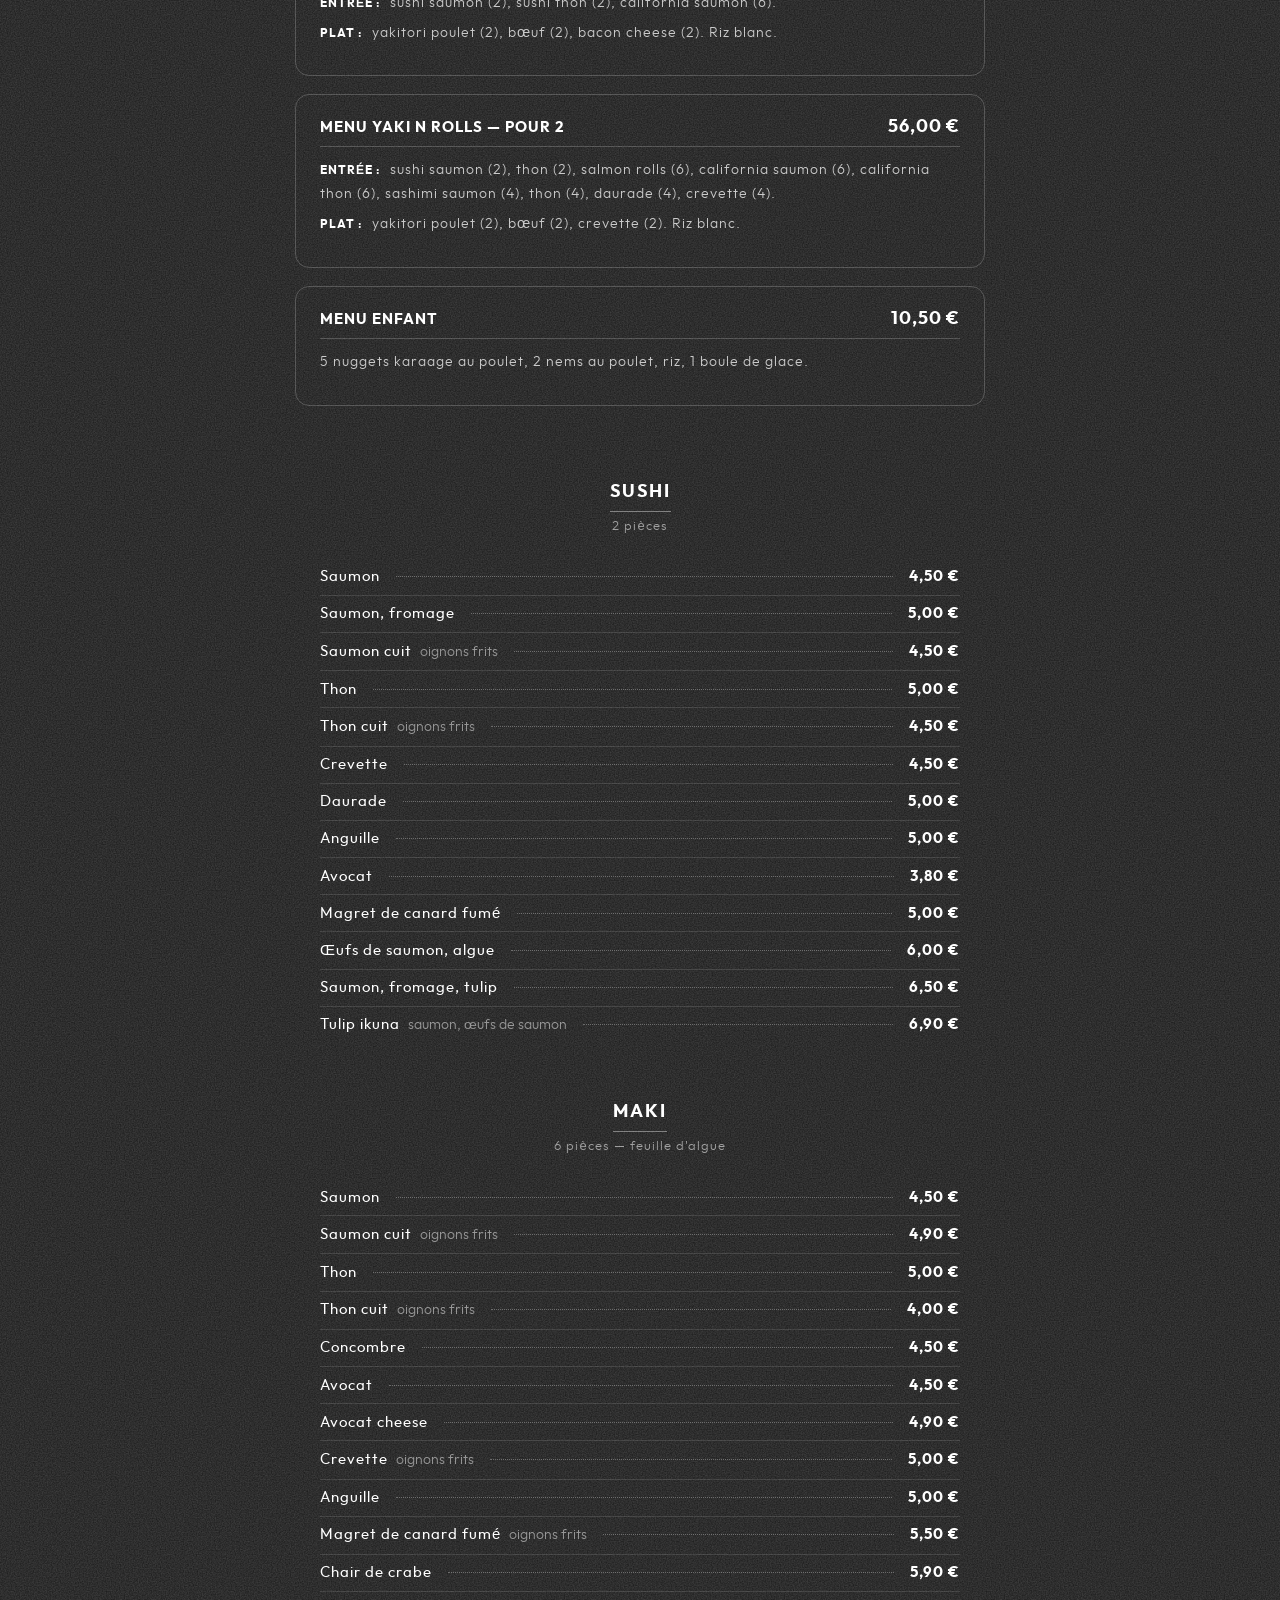
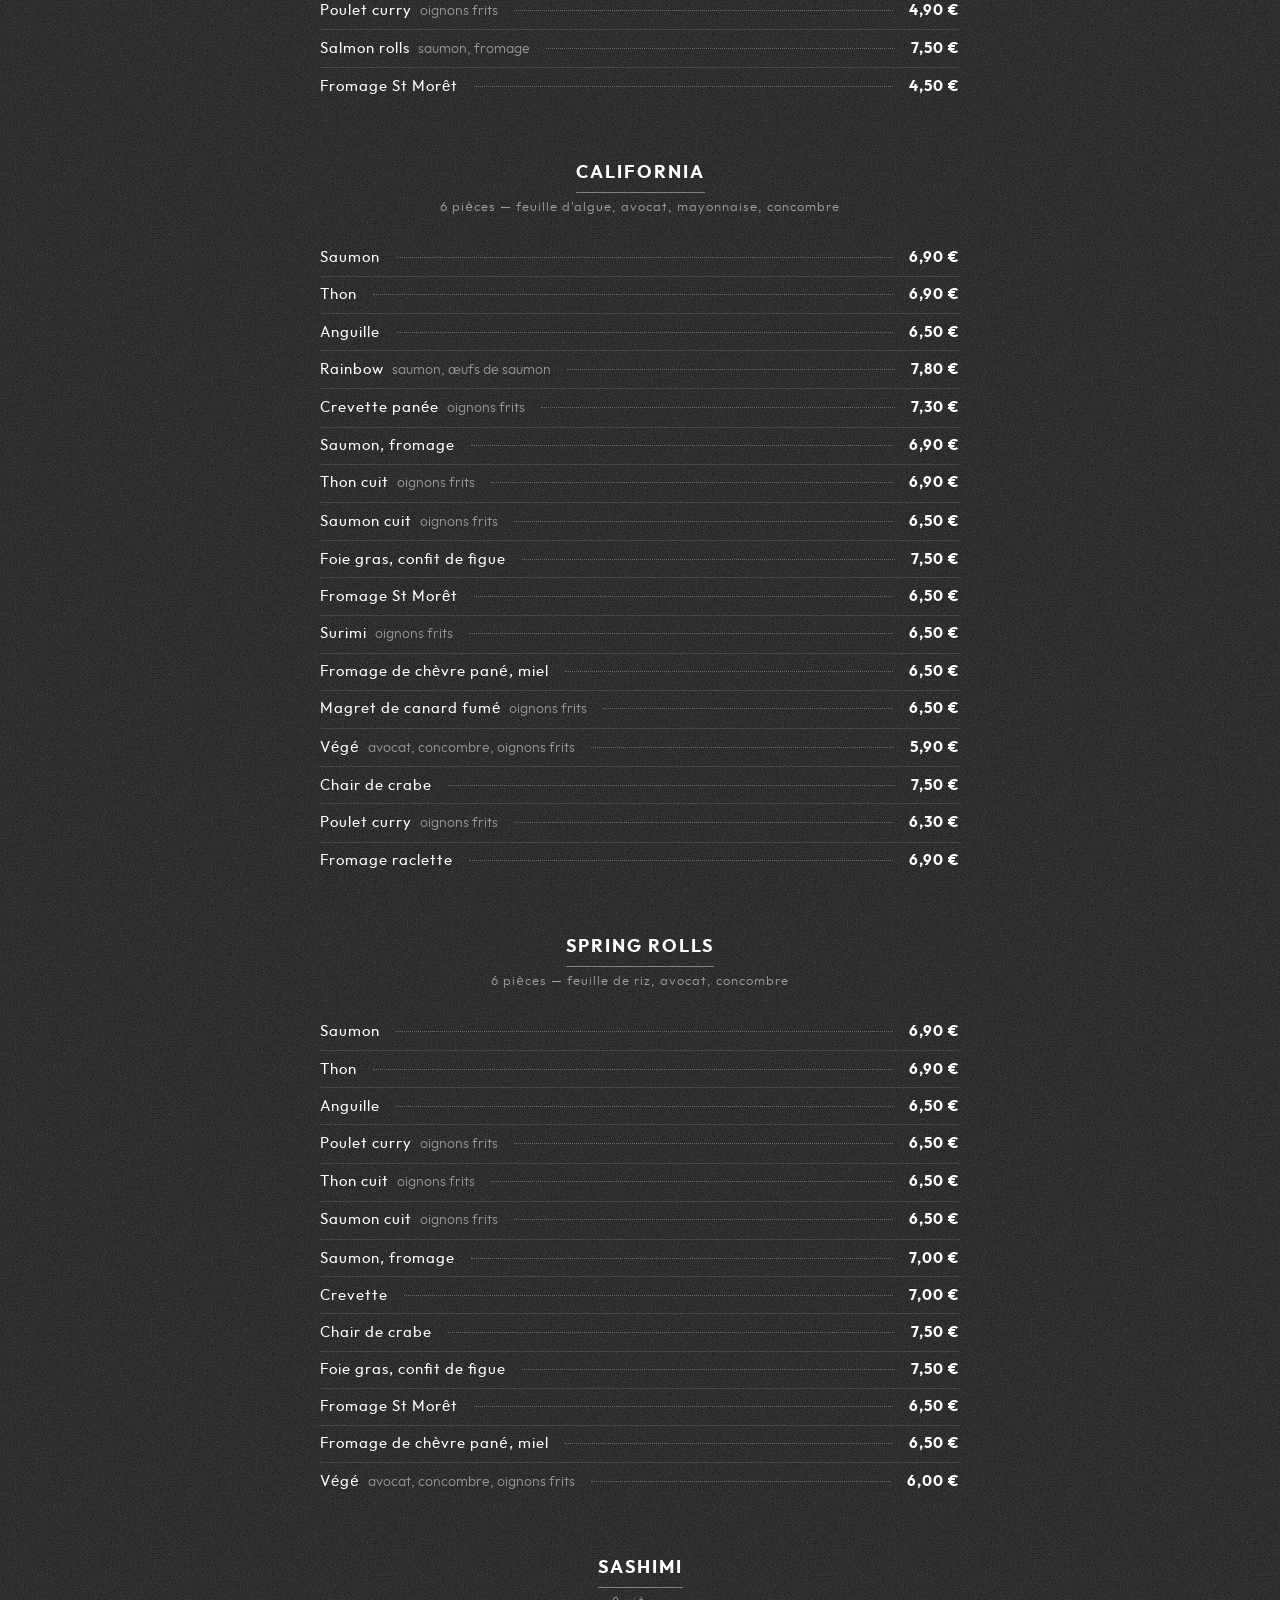
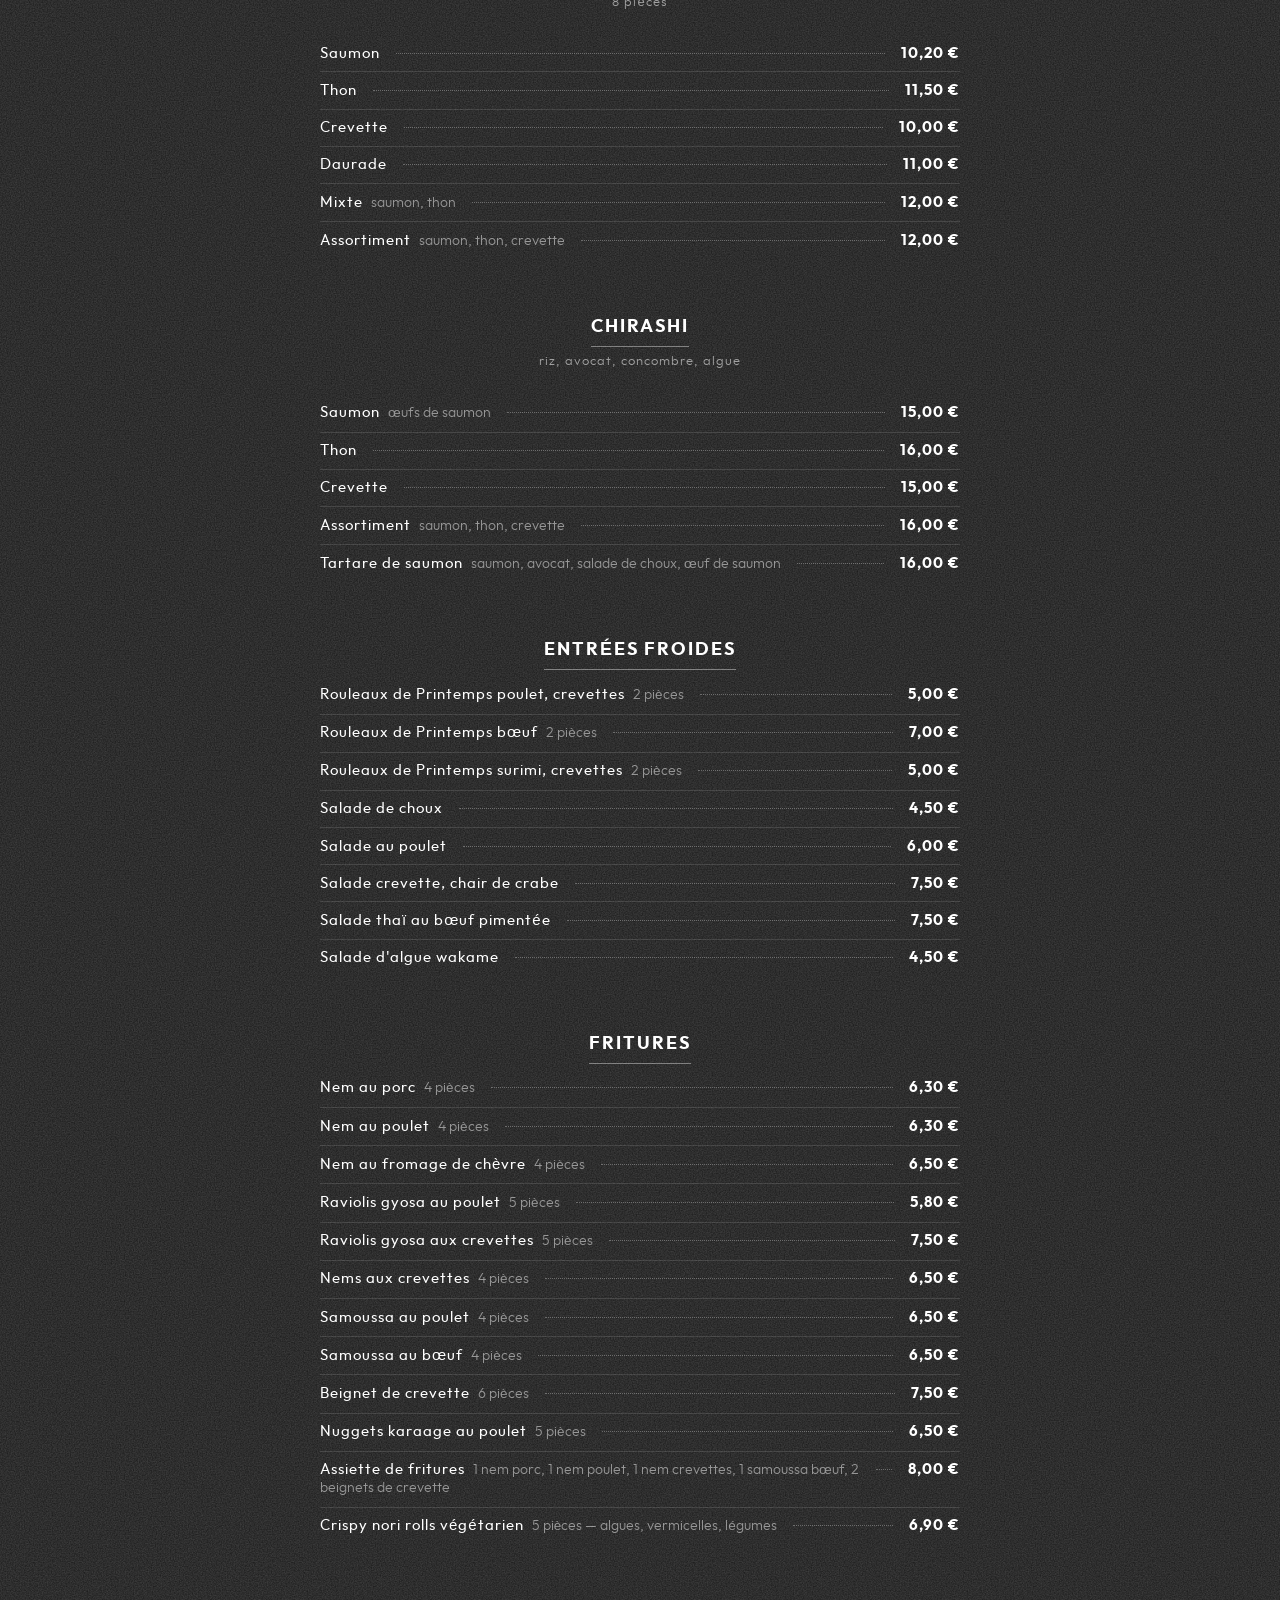
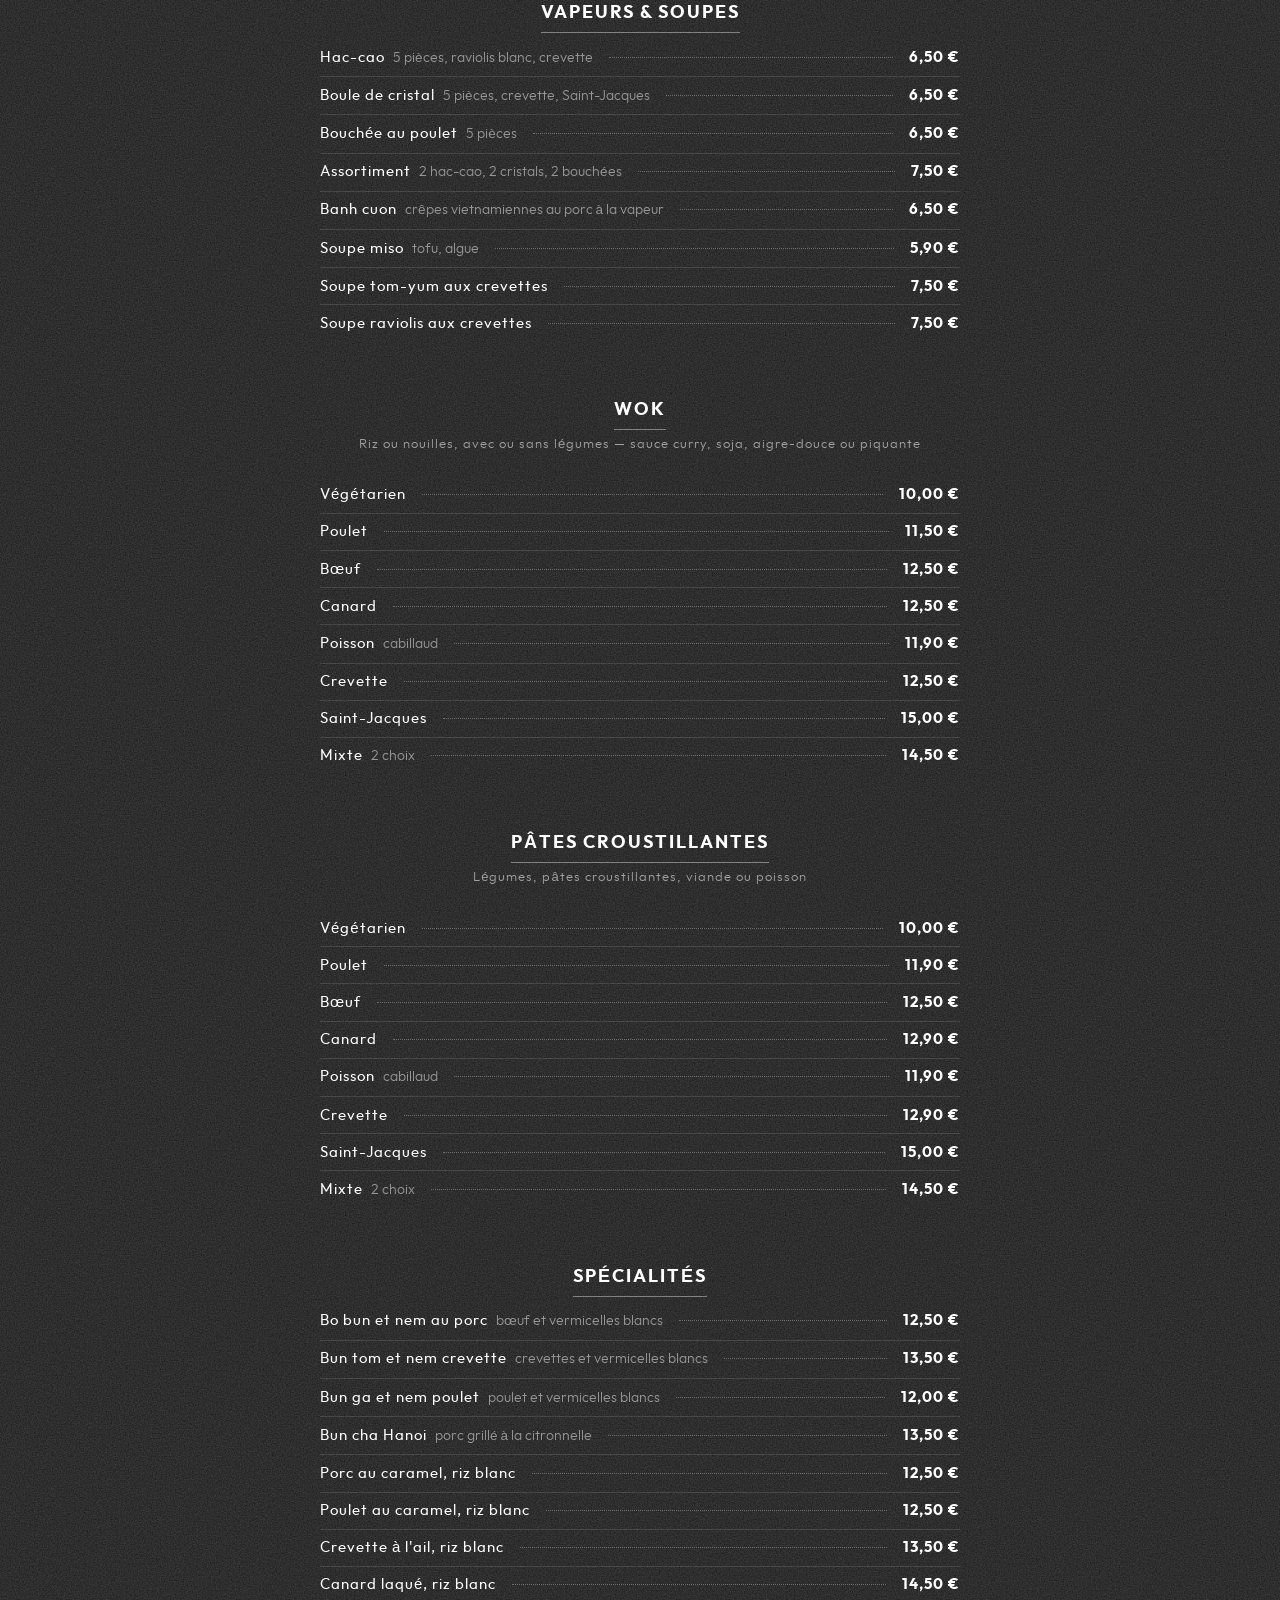
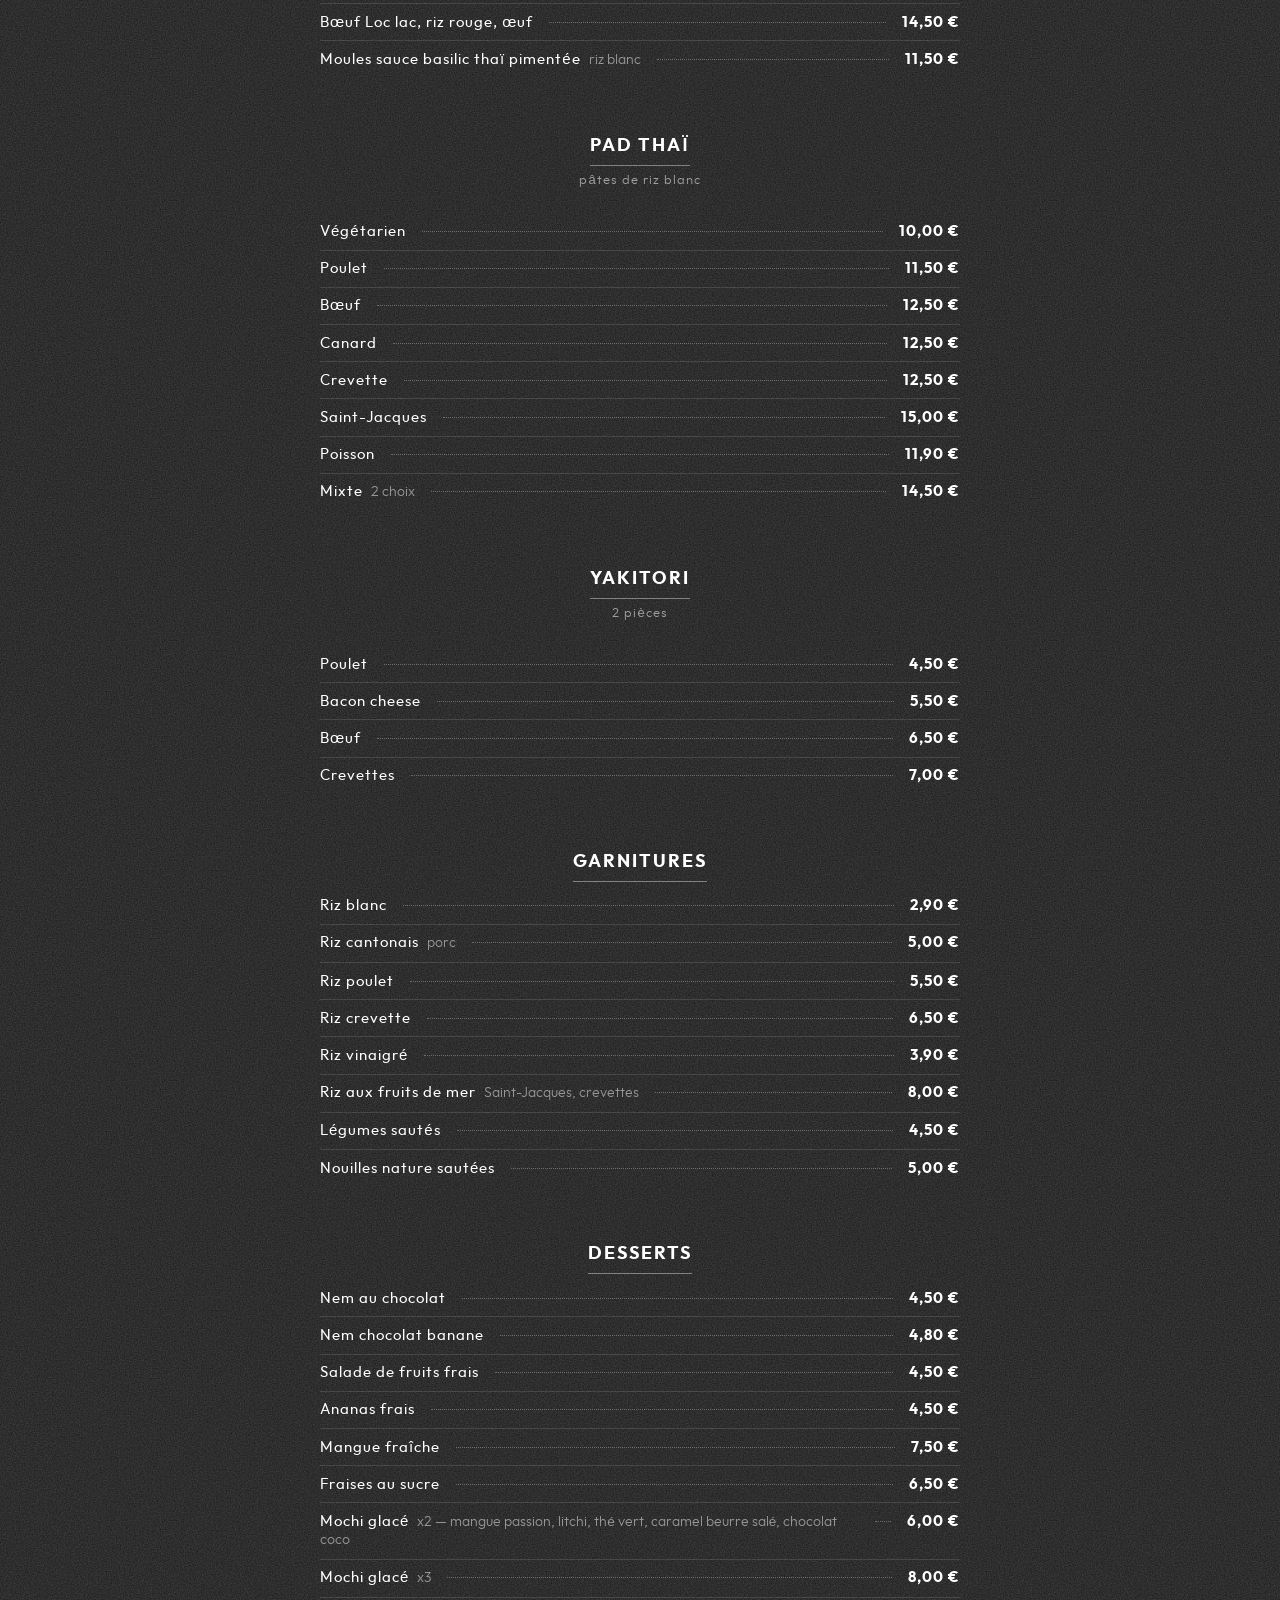
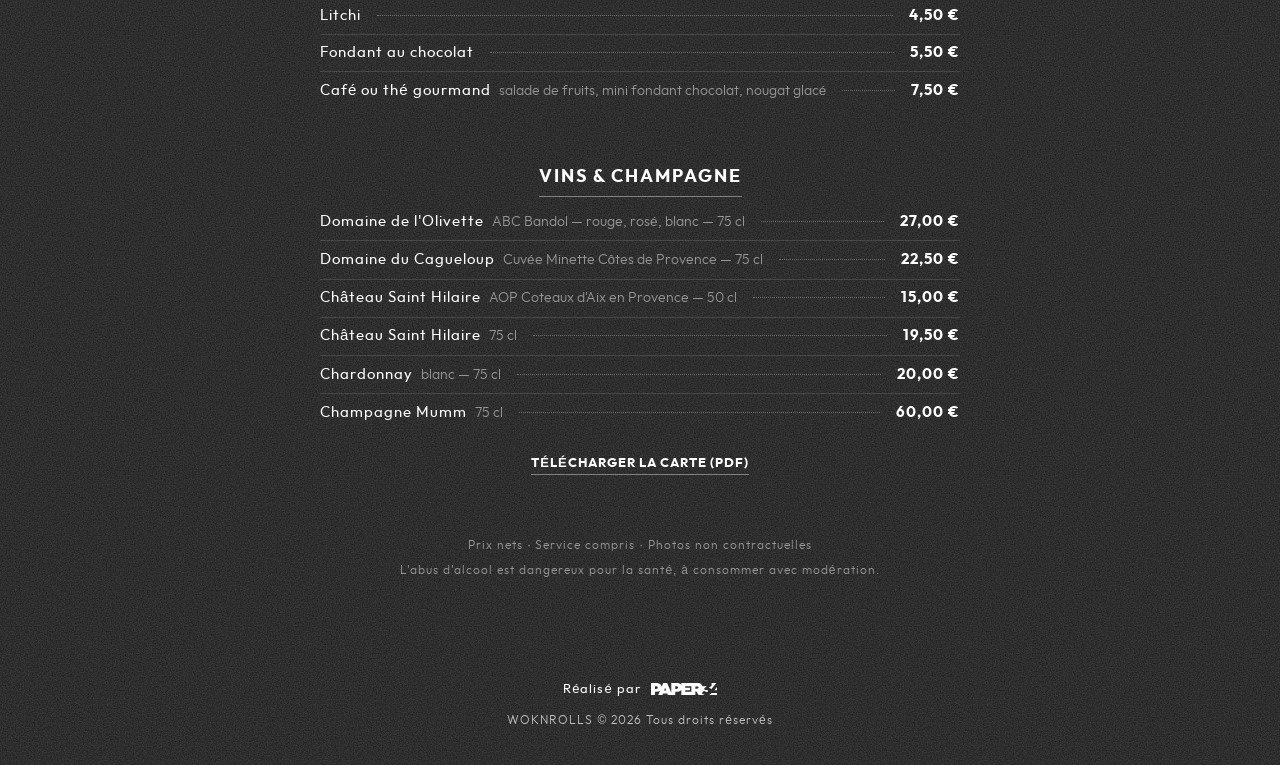
<file: phone/index.html>
<!DOCTYPE html>
<html class="nojs html css_verticalspacer" lang="fr-FR">
 <head>

  <meta http-equiv="Content-type" content="text/html;charset=UTF-8"/>
  <meta name="generator" content="2018.1.1.386"/>
  <meta name="viewport" content="width=device-width, initial-scale=1.0"/>
  
  <script type="text/javascript">
   // Update the 'nojs'/'js' class on the html node
document.documentElement.className = document.documentElement.className.replace(/\bnojs\b/g, 'js');

// Check that all required assets are uploaded and up-to-date
if(typeof Muse == "undefined") window.Muse = {}; window.Muse.assets = {"required":["museutils.js", "museconfig.js", "jquery.watch.js", "jquery.musepolyfill.bgsize.js", "require.js", "index.css"], "outOfDate":[]};
</script>
  
  <link rel="canonical" href="https://www.wok-n-rolls.fr/"/>
  <link rel="apple-touch-icon" href="../images/a-gabarit-favicon.ico?crc=527517689"/>
  <title>WoknRolls — Restaurant japonais &amp; asiatique à Saint-Cyr-sur-Mer (83270)</title>

  <!-- SEO -->
  <meta name="description" content="WoknRolls, restaurant japonais et asiatique à Saint-Cyr-sur-Mer (83270). Sushis, makis, woks. Sur place, à emporter et en livraison aux Lecques, La Madrague et La Cadière-d'Azur. Ouvert tous les jours sauf mercredi."/>
  <meta name="robots" content="noindex, follow"/>
  <meta name="theme-color" content="#000000"/>
  <meta name="geo.region" content="FR-83"/>
  <meta name="geo.placename" content="Saint-Cyr-sur-Mer"/>
  <meta name="geo.position" content="43.179;5.7079"/>
  <meta name="ICBM" content="43.179, 5.7079"/>

  <!-- Open Graph -->
  <meta property="og:type" content="restaurant.restaurant"/>
  <meta property="og:locale" content="fr_FR"/>
  <meta property="og:site_name" content="WoknRolls"/>
  <meta property="og:title" content="WoknRolls — Restaurant japonais &amp; asiatique à Saint-Cyr-sur-Mer"/>
  <meta property="og:description" content="Spécialités japonaises et asiatiques. Sur place, à emporter et en livraison à Saint-Cyr-sur-Mer, Les Lecques, La Madrague et La Cadière-d'Azur."/>
  <meta property="og:url" content="https://www.wok-n-rolls.fr/"/>
  <meta property="og:image" content="https://www.wok-n-rolls.fr/images/logo-woknrolls.svg"/>

  <!-- Twitter -->
  <meta name="twitter:card" content="summary_large_image"/>
  <meta name="twitter:title" content="WoknRolls — Restaurant japonais &amp; asiatique à Saint-Cyr-sur-Mer"/>
  <meta name="twitter:description" content="Sushis, makis, woks. Sur place, à emporter, livraison."/>
  <meta name="twitter:image" content="https://www.wok-n-rolls.fr/images/logo-woknrolls.svg"/>
  <!-- CSS -->
  <link rel="stylesheet" type="text/css" href="../css/site_global.css?crc=385285191"/>
  <link rel="stylesheet" type="text/css" href="css/master_a-gabarit.css?crc=4096187157"/>
  <link rel="stylesheet" type="text/css" href="css/index.css?crc=4118054726" id="pagesheet"/>

  <!-- Texture papier en grain SVG (seamless, jamais pixelisé)
       + override overflow pour permettre le scroll vers la section carte. -->
  <style>
    html.html{
      background-color:#1a1a1a !important;
      background-image: url("data:image/svg+xml;utf8,<svg xmlns='http://www.w3.org/2000/svg' width='220' height='220'><filter id='n'><feTurbulence type='fractalNoise' baseFrequency='0.78' numOctaves='3' seed='7' stitchTiles='stitch'/><feColorMatrix values='0 0 0 0 0.95  0 0 0 0 0.95  0 0 0 0 0.95  0 0 0 0.18 0'/></filter><rect width='100%' height='100%' filter='url(%23n)'/></svg>") !important;
      background-repeat: repeat !important;
      background-attachment: scroll !important;
      background-size: 220px 220px !important;
    }
    html, body{
      height:auto !important;
      min-height:100vh;
      overflow-y:auto !important;
      overflow-x:hidden;
    }
    #page{ min-height:100vh; height:auto !important; overflow:visible !important; }
    #carte{ position:relative; z-index:5; }

    /* On masque le footer Muse mobile (placé au bas du viewport, pas de la
       page) + on neutralise le verticalspacer. Footer recréé en bas réel. */
    #u339-bw{ display:none !important; }
    .verticalspacer{ height:auto !important; min-height:0 !important; }

    .site-footer{
      text-align:center;
      padding: 36px 18px calc(36px + env(safe-area-inset-bottom));
      font-family:'__Outfit_5', "Outfit", Helvetica, Arial, sans-serif;
      color:#FFFFFF;
      letter-spacing:1px;
      font-size:13px;
    }
    .site-footer__credit{
      display:inline-flex; align-items:center; gap:10px;
    }
    .site-footer__credit img{ height:12px; width:auto; display:block; }
    .site-footer__copyright{
      margin-top:14px;
      font-size:12px;
      font-weight:300;
      color:rgba(255,255,255,.7);
    }
  </style>
    <!--HTML Widget code-->
   

  		
  <!--/*

*/
-->
 </head>
 <body class="museBGSize">

  <!--HTML Widget code-->
   
<!------------------------------------------------------------------------------
================================================================================
--------------------------------------------------------------------------------



      _        ____    ____   ________    
     / \      |_   \  /   _| |_   __  |   
    / _ \       |   \/   |     | |_ \_|   
   / ___ \      | |\  /| |     |  _| _    
 _/ /   \ \_   _| |_\/_| |_   _| |__/ |   
|____| |____| |_____||_____| |________| 


This website uses widget(s) from AdobeMuseExpert.com // This widgets are fee
to use and available for download at: http://adobemuseexpert.com/




--------------------------------------------------------------------------------
================================================================================
------------------------------------------------------------------------------->



		
  
  <div class="clearfix borderbox" id="page"><!-- group -->
   <div class="clearfix grpelem" id="pu293"><!-- column -->
    <div class="clip_frame colelem" id="u293" data-sizePolicy="fixed" data-pintopage="page_fixedCenter"><!-- svg -->
     <img class="svg" id="u294" src="../images/logo-woknrolls.svg?crc=161947832" width="275" height="51" alt="WoknRolls — Restaurant japonais et asiatique à Saint-Cyr-sur-Mer" data-mu-svgfallback="../images/logo-woknrolls_poster_.png?crc=273938427"/>
    </div>
    <div class="browser_width colelem" id="u295-4-bw">
     <!-- m_editable region-id="editable-static-tag-U295-BP_infinity" template="phone/index.html" data-type="html" data-ice-options="disableImageResize,link,txtStyleTarget" -->
     <div class="clearfix" id="u295-4" data-muse-uid="U295" data-muse-type="txt_frame" data-IBE-flags="txtStyleSrc"><!-- content -->
      <p>Spécialités japonaises et asiatiques</p>
     </div>
     <!-- /m_editable -->
    </div>
    <!-- m_editable region-id="editable-static-tag-U297-BP_infinity" template="phone/index.html" data-type="html" data-ice-options="disableImageResize,link,clickable" data-ice-editable="link" -->
    <a class="nonblock nontext rounded-corners clearfix colelem" id="u297-4" href="#carte" data-muse-uid="U297" data-muse-type="txt_frame" data-sizePolicy="fixed" data-pintopage="page_fluidx" title="Consulter la carte WoknRolls"><!-- content --><p>CONSULTER la carte</p></a>
    <!-- /m_editable -->
    <div class="browser_width colelem" id="u298-bw">
     <div id="u298"><!-- custom html -->
      <script src="https://apps.elfsight.com/p/platform.js" defer></script>
<div class="elfsight-app-8bb02935-5e57-4a99-8626-f57e2529fb2c"></div>
     </div>
    </div>
    <div class="browser_width colelem" id="u296-32-bw">
     <!-- m_editable region-id="editable-static-tag-U296-BP_infinity" template="phone/index.html" data-type="html" data-ice-options="disableImageResize,link,txtStyleTarget" -->
     <div class="clearfix" id="u296-32" data-muse-uid="U296" data-muse-type="txt_frame" data-IBE-flags="txtStyleSrc"><!-- content -->
      <p id="u296-2">Sur place, à emporter</p>
      <p id="u296-4">et en livraison</p>
      <p id="u296-6">Livraison à partir de 15€</p>
      <p id="u296-8">St-Cyr-sur-mer, La Madrague,</p>
      <p id="u296-10">Les Lecques, La Cadière-d'Azur</p>
      <p id="u296-11">&nbsp;</p>
      <p id="u296-13">Ouvert tous les jours sauf le mercredi</p>
      <p id="u296-15">11h00-14h00 / 18h30-22h00</p>
      <p id="u296-16">&nbsp;</p>
      <p id="u296-18">04 94 25 32 10</p>
      <p id="u296-19">&nbsp;</p>
      <p id="u296-22"><a class="nonblock" href="http://maps.apple.com/?q=%2019,%20rue%20Victor%20Hugo%2083270%20St-Cyr-sur-mer"><span id="u296-20">19, rue Victor Hugo</span></a></p>
      <p id="u296-25"><a class="nonblock" href="http://maps.apple.com/?q=%2019,%20rue%20Victor%20Hugo%2083270%20St-Cyr-sur-mer"><span id="u296-23">83270 St-Cyr-sur-mer</span></a></p>
      <p id="u296-26">&nbsp;</p>
      <p id="u296-28">Paiements acceptés : Espèces, Carte bleue,</p>
      <p id="u296-30">Ticket restaurant et Chèques vacances</p>
     </div>
     <!-- /m_editable -->
    </div>
   </div>
   <div class="verticalspacer" data-offset-top="779" data-content-above-spacer="778" data-content-below-spacer="92" data-sizePolicy="fixed" data-pintopage="page_fixedLeft"></div>
   <div class="browser_width grpelem" id="u339-bw">
    <div id="u339"><!-- column -->
     <div class="clearfix" id="u339_align_to_page">
      <div class="clearfix colelem" id="pu361-4"><!-- group -->
       <div class="clearfix grpelem" id="u361-4" data-IBE-flags="txtStyleSrc" data-sizePolicy="fixed" data-pintopage="page_fixedLeft"><!-- content -->
        <p><span class="R-f-r-nce---Ville" id="u361">Réalisé par</span></p>
       </div>
       <a class="nonblock nontext clip_frame grpelem" id="u359" href="http://paper34.fr" data-sizePolicy="fixed" data-pintopage="page_fixedLeft"><!-- svg --><img class="svg" id="u360" src="../images/logoblanc-paper34.svg?crc=3970129298" width="64" height="12" alt="" data-mu-svgfallback="../images/logoblanc-paper34_poster_.png?crc=50960925"/></a>
      </div>
      <div class="size_fluid_width colelem" id="u362" data-pintopage="page_fixedCenter" data-sizePolicy="fluidWidth"><!-- custom html -->
       
							<div class="ame-auto-copytight-year">
								<p class="ame-copyright-text">WOKNROLLS &copy; <script type="text/javascript">document.write(new Date().getFullYear());</script> Tous droits réservés</p>
							</div>

						
      </div>
     </div>
    </div>
   </div>
  </div>
  <!-- ===== CARTE EN TEXTE NATIF (SEO) ===================================
       Insérée hors du #page Muse pour ne pas perturber sa mise en page.
       Style aligné sur le langage de la home : Outfit, blanc, centré,
       letter-spacing 1px, fond papier (texture déjà sur <html>).
       ==================================================================== -->
  <style>
    #carte{
      font-family: '__Outfit_5', "Outfit", Helvetica, Arial, sans-serif;
      color:#FFFFFF;
      letter-spacing:1px;
      text-align:center;
      padding: 80px 24px 60px;
      max-width: 960px;
      margin: 0 auto;
      scroll-margin-top: 20px;
    }
    #carte h2{
      font-size: 28px; font-weight:700; text-transform:uppercase;
      letter-spacing:2px; margin: 0 0 12px;
    }
    #carte .carte-intro{
      font-size:15px; font-weight:300; color:rgba(255,255,255,.7);
      max-width: 56ch; margin: 0 auto 50px; line-height:1.7;
    }
    #carte h3{
      font-size: 18px; font-weight:700; text-transform:uppercase;
      letter-spacing:2px; margin: 60px 0 6px;
      display:inline-block; padding-bottom:10px;
      border-bottom:1px solid rgba(255,255,255,.4);
    }
    #carte .sub{
      font-size:13px; font-weight:300; color:rgba(255,255,255,.55);
      margin: 0 0 24px; letter-spacing:1px;
    }
    #carte ul.dishes{
      list-style:none; padding:0;
      max-width: 640px; margin: 0 auto; text-align:left;
    }
    #carte ul.dishes li{
      display:flex; align-items:baseline; gap:.5rem;
      padding:.6rem 0;
      font-size: 15px; font-weight:400;
      border-top:1px solid rgba(255,255,255,.12);
    }
    #carte ul.dishes li:first-child{ border-top:none; }
    #carte ul.dishes .dots{
      flex:1; border-bottom:1px dotted rgba(255,255,255,.3);
      margin: 0 .5rem; position:relative; top:-4px; min-width:1rem;
    }
    #carte ul.dishes .price{
      flex: 0 0 auto; font-weight:700; font-variant-numeric:tabular-nums;
    }
    #carte ul.dishes em{
      font-style:normal; color:rgba(255,255,255,.5);
      font-size:.9em; font-weight:300; margin-left:.25rem; letter-spacing:0;
    }
    #carte .menu-card{
      border:1px solid rgba(255,255,255,.2);
      border-radius: 14px;
      padding: 24px;
      margin: 0 auto 18px;
      max-width: 640px; text-align:left;
    }
    #carte .menu-card .row{
      display:flex; justify-content:space-between; align-items:baseline;
      gap:1rem;
      padding-bottom:10px; margin-bottom:12px;
      border-bottom:1px solid rgba(255,255,255,.2);
    }
    #carte .menu-card h4{
      font-size:15px; font-weight:700; text-transform:uppercase; letter-spacing:1px; margin:0;
    }
    #carte .menu-card .p{ font-size:18px; font-weight:700; }
    #carte .menu-card p{
      margin:6px 0; font-size:14px; font-weight:300;
      color:rgba(255,255,255,.75); line-height:1.7;
    }
    #carte .menu-card p strong{
      font-weight:700; text-transform:uppercase; letter-spacing:1px;
      font-size:12px; margin-right:6px; color:#FFF;
    }
    #carte .legal{
      font-size:12px; color:rgba(255,255,255,.5);
      font-weight:300; line-height:1.8; max-width: 60ch; margin: 60px auto 0;
    }
    #carte .legal p{ margin:.2rem 0; }
    #carte .pdf-link{
      display:inline-block; margin-top:24px; font-size:13px;
      font-weight:700; letter-spacing:1px; text-transform:uppercase;
      border-bottom:1px solid rgba(255,255,255,.4); padding-bottom:2px;
    }
    #carte .pdf-link:hover{ border-bottom-color:#FFFFFF; }
    @media (max-width: 600px){
      #carte{ padding: 60px 18px 40px; }
      #carte h2{ font-size:22px; }
      #carte h3{ font-size:16px; margin-top:48px; }
    }
  </style>

  <section id="carte" aria-labelledby="carte-title">

    <h2 id="carte-title">La carte</h2>

    <h3>Menus</h3>
    <p class="sub">Composés sur place</p>

    <article class="menu-card">
      <div class="row"><h4>Menu wok midi</h4><span class="p">18,00&nbsp;€</span></div>
      <p><strong>Entrée :</strong> nem au porc, nem au poulet, nem aux crevettes (4 pièces) ou salade de poulet.</p>
      <p><strong>Plat wok :</strong> bœuf, poulet ou végétarien — légumes, riz ou nouilles. Sauce soja, piquante, aigre-douce ou curry.</p>
      <p><strong>Dessert :</strong> salade de fruits, litchi, nem chocolat ou nem chocolat banane.</p>
    </article>

    <article class="menu-card">
      <div class="row"><h4>Menu sushi</h4><span class="p">16,00&nbsp;€</span></div>
      <p>Sushi saumon, thon, crevette, daurade, magret de canard, avocat, anguille, saumon fromage. Salade wakame.</p>
    </article>

    <article class="menu-card">
      <div class="row"><h4>Menu rolls</h4><span class="p">18,00&nbsp;€</span></div>
      <p><strong>Entrée :</strong> sushi saumon (2), sushi thon (2), california saumon (6).</p>
      <p><strong>Plat :</strong> yakitori poulet (2), bœuf (2), bacon cheese (2). Riz blanc.</p>
    </article>

    <article class="menu-card">
      <div class="row"><h4>Menu yaki n rolls — pour 2</h4><span class="p">56,00&nbsp;€</span></div>
      <p><strong>Entrée :</strong> sushi saumon (2), thon (2), salmon rolls (6), california saumon (6), california thon (6), sashimi saumon (4), thon (4), daurade (4), crevette (4).</p>
      <p><strong>Plat :</strong> yakitori poulet (2), bœuf (2), crevette (2). Riz blanc.</p>
    </article>

    <article class="menu-card">
      <div class="row"><h4>Menu enfant</h4><span class="p">10,50&nbsp;€</span></div>
      <p>5 nuggets karaage au poulet, 2 nems au poulet, riz, 1 boule de glace.</p>
    </article>

    <h3>Sushi</h3>
    <p class="sub">2 pièces</p>
    <ul class="dishes">
      <li><span>Saumon</span><span class="dots"></span><span class="price">4,50&nbsp;€</span></li>
      <li><span>Saumon, fromage</span><span class="dots"></span><span class="price">5,00&nbsp;€</span></li>
      <li><span>Saumon cuit <em>oignons frits</em></span><span class="dots"></span><span class="price">4,50&nbsp;€</span></li>
      <li><span>Thon</span><span class="dots"></span><span class="price">5,00&nbsp;€</span></li>
      <li><span>Thon cuit <em>oignons frits</em></span><span class="dots"></span><span class="price">4,50&nbsp;€</span></li>
      <li><span>Crevette</span><span class="dots"></span><span class="price">4,50&nbsp;€</span></li>
      <li><span>Daurade</span><span class="dots"></span><span class="price">5,00&nbsp;€</span></li>
      <li><span>Anguille</span><span class="dots"></span><span class="price">5,00&nbsp;€</span></li>
      <li><span>Avocat</span><span class="dots"></span><span class="price">3,80&nbsp;€</span></li>
      <li><span>Magret de canard fumé</span><span class="dots"></span><span class="price">5,00&nbsp;€</span></li>
      <li><span>Œufs de saumon, algue</span><span class="dots"></span><span class="price">6,00&nbsp;€</span></li>
      <li><span>Saumon, fromage, tulip</span><span class="dots"></span><span class="price">6,50&nbsp;€</span></li>
      <li><span>Tulip ikuna <em>saumon, œufs de saumon</em></span><span class="dots"></span><span class="price">6,90&nbsp;€</span></li>
    </ul>

    <h3>Maki</h3>
    <p class="sub">6 pièces — feuille d'algue</p>
    <ul class="dishes">
      <li><span>Saumon</span><span class="dots"></span><span class="price">4,50&nbsp;€</span></li>
      <li><span>Saumon cuit <em>oignons frits</em></span><span class="dots"></span><span class="price">4,90&nbsp;€</span></li>
      <li><span>Thon</span><span class="dots"></span><span class="price">5,00&nbsp;€</span></li>
      <li><span>Thon cuit <em>oignons frits</em></span><span class="dots"></span><span class="price">4,00&nbsp;€</span></li>
      <li><span>Concombre</span><span class="dots"></span><span class="price">4,50&nbsp;€</span></li>
      <li><span>Avocat</span><span class="dots"></span><span class="price">4,50&nbsp;€</span></li>
      <li><span>Avocat cheese</span><span class="dots"></span><span class="price">4,90&nbsp;€</span></li>
      <li><span>Crevette <em>oignons frits</em></span><span class="dots"></span><span class="price">5,00&nbsp;€</span></li>
      <li><span>Anguille</span><span class="dots"></span><span class="price">5,00&nbsp;€</span></li>
      <li><span>Magret de canard fumé <em>oignons frits</em></span><span class="dots"></span><span class="price">5,50&nbsp;€</span></li>
      <li><span>Chair de crabe</span><span class="dots"></span><span class="price">5,90&nbsp;€</span></li>
      <li><span>Poulet curry <em>oignons frits</em></span><span class="dots"></span><span class="price">4,90&nbsp;€</span></li>
      <li><span>Salmon rolls <em>saumon, fromage</em></span><span class="dots"></span><span class="price">7,50&nbsp;€</span></li>
      <li><span>Fromage St Morêt</span><span class="dots"></span><span class="price">4,50&nbsp;€</span></li>
    </ul>

    <h3>California</h3>
    <p class="sub">6 pièces — feuille d'algue, avocat, mayonnaise, concombre</p>
    <ul class="dishes">
      <li><span>Saumon</span><span class="dots"></span><span class="price">6,90&nbsp;€</span></li>
      <li><span>Thon</span><span class="dots"></span><span class="price">6,90&nbsp;€</span></li>
      <li><span>Anguille</span><span class="dots"></span><span class="price">6,50&nbsp;€</span></li>
      <li><span>Rainbow <em>saumon, œufs de saumon</em></span><span class="dots"></span><span class="price">7,80&nbsp;€</span></li>
      <li><span>Crevette panée <em>oignons frits</em></span><span class="dots"></span><span class="price">7,30&nbsp;€</span></li>
      <li><span>Saumon, fromage</span><span class="dots"></span><span class="price">6,90&nbsp;€</span></li>
      <li><span>Thon cuit <em>oignons frits</em></span><span class="dots"></span><span class="price">6,90&nbsp;€</span></li>
      <li><span>Saumon cuit <em>oignons frits</em></span><span class="dots"></span><span class="price">6,50&nbsp;€</span></li>
      <li><span>Foie gras, confit de figue</span><span class="dots"></span><span class="price">7,50&nbsp;€</span></li>
      <li><span>Fromage St Morêt</span><span class="dots"></span><span class="price">6,50&nbsp;€</span></li>
      <li><span>Surimi <em>oignons frits</em></span><span class="dots"></span><span class="price">6,50&nbsp;€</span></li>
      <li><span>Fromage de chèvre pané, miel</span><span class="dots"></span><span class="price">6,50&nbsp;€</span></li>
      <li><span>Magret de canard fumé <em>oignons frits</em></span><span class="dots"></span><span class="price">6,50&nbsp;€</span></li>
      <li><span>Végé <em>avocat, concombre, oignons frits</em></span><span class="dots"></span><span class="price">5,90&nbsp;€</span></li>
      <li><span>Chair de crabe</span><span class="dots"></span><span class="price">7,50&nbsp;€</span></li>
      <li><span>Poulet curry <em>oignons frits</em></span><span class="dots"></span><span class="price">6,30&nbsp;€</span></li>
      <li><span>Fromage raclette</span><span class="dots"></span><span class="price">6,90&nbsp;€</span></li>
    </ul>

    <h3>Spring rolls</h3>
    <p class="sub">6 pièces — feuille de riz, avocat, concombre</p>
    <ul class="dishes">
      <li><span>Saumon</span><span class="dots"></span><span class="price">6,90&nbsp;€</span></li>
      <li><span>Thon</span><span class="dots"></span><span class="price">6,90&nbsp;€</span></li>
      <li><span>Anguille</span><span class="dots"></span><span class="price">6,50&nbsp;€</span></li>
      <li><span>Poulet curry <em>oignons frits</em></span><span class="dots"></span><span class="price">6,50&nbsp;€</span></li>
      <li><span>Thon cuit <em>oignons frits</em></span><span class="dots"></span><span class="price">6,50&nbsp;€</span></li>
      <li><span>Saumon cuit <em>oignons frits</em></span><span class="dots"></span><span class="price">6,50&nbsp;€</span></li>
      <li><span>Saumon, fromage</span><span class="dots"></span><span class="price">7,00&nbsp;€</span></li>
      <li><span>Crevette</span><span class="dots"></span><span class="price">7,00&nbsp;€</span></li>
      <li><span>Chair de crabe</span><span class="dots"></span><span class="price">7,50&nbsp;€</span></li>
      <li><span>Foie gras, confit de figue</span><span class="dots"></span><span class="price">7,50&nbsp;€</span></li>
      <li><span>Fromage St Morêt</span><span class="dots"></span><span class="price">6,50&nbsp;€</span></li>
      <li><span>Fromage de chèvre pané, miel</span><span class="dots"></span><span class="price">6,50&nbsp;€</span></li>
      <li><span>Végé <em>avocat, concombre, oignons frits</em></span><span class="dots"></span><span class="price">6,00&nbsp;€</span></li>
    </ul>

    <h3>Sashimi</h3>
    <p class="sub">8 pièces</p>
    <ul class="dishes">
      <li><span>Saumon</span><span class="dots"></span><span class="price">10,20&nbsp;€</span></li>
      <li><span>Thon</span><span class="dots"></span><span class="price">11,50&nbsp;€</span></li>
      <li><span>Crevette</span><span class="dots"></span><span class="price">10,00&nbsp;€</span></li>
      <li><span>Daurade</span><span class="dots"></span><span class="price">11,00&nbsp;€</span></li>
      <li><span>Mixte <em>saumon, thon</em></span><span class="dots"></span><span class="price">12,00&nbsp;€</span></li>
      <li><span>Assortiment <em>saumon, thon, crevette</em></span><span class="dots"></span><span class="price">12,00&nbsp;€</span></li>
    </ul>

    <h3>Chirashi</h3>
    <p class="sub">riz, avocat, concombre, algue</p>
    <ul class="dishes">
      <li><span>Saumon <em>œufs de saumon</em></span><span class="dots"></span><span class="price">15,00&nbsp;€</span></li>
      <li><span>Thon</span><span class="dots"></span><span class="price">16,00&nbsp;€</span></li>
      <li><span>Crevette</span><span class="dots"></span><span class="price">15,00&nbsp;€</span></li>
      <li><span>Assortiment <em>saumon, thon, crevette</em></span><span class="dots"></span><span class="price">16,00&nbsp;€</span></li>
      <li><span>Tartare de saumon <em>saumon, avocat, salade de choux, œuf de saumon</em></span><span class="dots"></span><span class="price">16,00&nbsp;€</span></li>
    </ul>

    <h3>Entrées froides</h3>
    <ul class="dishes">
      <li><span>Rouleaux de Printemps poulet, crevettes <em>2 pièces</em></span><span class="dots"></span><span class="price">5,00&nbsp;€</span></li>
      <li><span>Rouleaux de Printemps bœuf <em>2 pièces</em></span><span class="dots"></span><span class="price">7,00&nbsp;€</span></li>
      <li><span>Rouleaux de Printemps surimi, crevettes <em>2 pièces</em></span><span class="dots"></span><span class="price">5,00&nbsp;€</span></li>
      <li><span>Salade de choux</span><span class="dots"></span><span class="price">4,50&nbsp;€</span></li>
      <li><span>Salade au poulet</span><span class="dots"></span><span class="price">6,00&nbsp;€</span></li>
      <li><span>Salade crevette, chair de crabe</span><span class="dots"></span><span class="price">7,50&nbsp;€</span></li>
      <li><span>Salade thaï au bœuf pimentée</span><span class="dots"></span><span class="price">7,50&nbsp;€</span></li>
      <li><span>Salade d'algue wakame</span><span class="dots"></span><span class="price">4,50&nbsp;€</span></li>
    </ul>

    <h3>Fritures</h3>
    <ul class="dishes">
      <li><span>Nem au porc <em>4 pièces</em></span><span class="dots"></span><span class="price">6,30&nbsp;€</span></li>
      <li><span>Nem au poulet <em>4 pièces</em></span><span class="dots"></span><span class="price">6,30&nbsp;€</span></li>
      <li><span>Nem au fromage de chèvre <em>4 pièces</em></span><span class="dots"></span><span class="price">6,50&nbsp;€</span></li>
      <li><span>Raviolis gyosa au poulet <em>5 pièces</em></span><span class="dots"></span><span class="price">5,80&nbsp;€</span></li>
      <li><span>Raviolis gyosa aux crevettes <em>5 pièces</em></span><span class="dots"></span><span class="price">7,50&nbsp;€</span></li>
      <li><span>Nems aux crevettes <em>4 pièces</em></span><span class="dots"></span><span class="price">6,50&nbsp;€</span></li>
      <li><span>Samoussa au poulet <em>4 pièces</em></span><span class="dots"></span><span class="price">6,50&nbsp;€</span></li>
      <li><span>Samoussa au bœuf <em>4 pièces</em></span><span class="dots"></span><span class="price">6,50&nbsp;€</span></li>
      <li><span>Beignet de crevette <em>6 pièces</em></span><span class="dots"></span><span class="price">7,50&nbsp;€</span></li>
      <li><span>Nuggets karaage au poulet <em>5 pièces</em></span><span class="dots"></span><span class="price">6,50&nbsp;€</span></li>
      <li><span>Assiette de fritures <em>1 nem porc, 1 nem poulet, 1 nem crevettes, 1 samoussa bœuf, 2 beignets de crevette</em></span><span class="dots"></span><span class="price">8,00&nbsp;€</span></li>
      <li><span>Crispy nori rolls végétarien <em>5 pièces — algues, vermicelles, légumes</em></span><span class="dots"></span><span class="price">6,90&nbsp;€</span></li>
    </ul>

    <h3>Vapeurs &amp; soupes</h3>
    <ul class="dishes">
      <li><span>Hac-cao <em>5 pièces, raviolis blanc, crevette</em></span><span class="dots"></span><span class="price">6,50&nbsp;€</span></li>
      <li><span>Boule de cristal <em>5 pièces, crevette, Saint-Jacques</em></span><span class="dots"></span><span class="price">6,50&nbsp;€</span></li>
      <li><span>Bouchée au poulet <em>5 pièces</em></span><span class="dots"></span><span class="price">6,50&nbsp;€</span></li>
      <li><span>Assortiment <em>2 hac-cao, 2 cristals, 2 bouchées</em></span><span class="dots"></span><span class="price">7,50&nbsp;€</span></li>
      <li><span>Banh cuon <em>crêpes vietnamiennes au porc à la vapeur</em></span><span class="dots"></span><span class="price">6,50&nbsp;€</span></li>
      <li><span>Soupe miso <em>tofu, algue</em></span><span class="dots"></span><span class="price">5,90&nbsp;€</span></li>
      <li><span>Soupe tom-yum aux crevettes</span><span class="dots"></span><span class="price">7,50&nbsp;€</span></li>
      <li><span>Soupe raviolis aux crevettes</span><span class="dots"></span><span class="price">7,50&nbsp;€</span></li>
    </ul>

    <h3>Wok</h3>
    <p class="sub">Riz ou nouilles, avec ou sans légumes — sauce curry, soja, aigre-douce ou piquante</p>
    <ul class="dishes">
      <li><span>Végétarien</span><span class="dots"></span><span class="price">10,00&nbsp;€</span></li>
      <li><span>Poulet</span><span class="dots"></span><span class="price">11,50&nbsp;€</span></li>
      <li><span>Bœuf</span><span class="dots"></span><span class="price">12,50&nbsp;€</span></li>
      <li><span>Canard</span><span class="dots"></span><span class="price">12,50&nbsp;€</span></li>
      <li><span>Poisson <em>cabillaud</em></span><span class="dots"></span><span class="price">11,90&nbsp;€</span></li>
      <li><span>Crevette</span><span class="dots"></span><span class="price">12,50&nbsp;€</span></li>
      <li><span>Saint-Jacques</span><span class="dots"></span><span class="price">15,00&nbsp;€</span></li>
      <li><span>Mixte <em>2 choix</em></span><span class="dots"></span><span class="price">14,50&nbsp;€</span></li>
    </ul>

    <h3>Pâtes croustillantes</h3>
    <p class="sub">Légumes, pâtes croustillantes, viande ou poisson</p>
    <ul class="dishes">
      <li><span>Végétarien</span><span class="dots"></span><span class="price">10,00&nbsp;€</span></li>
      <li><span>Poulet</span><span class="dots"></span><span class="price">11,90&nbsp;€</span></li>
      <li><span>Bœuf</span><span class="dots"></span><span class="price">12,50&nbsp;€</span></li>
      <li><span>Canard</span><span class="dots"></span><span class="price">12,90&nbsp;€</span></li>
      <li><span>Poisson <em>cabillaud</em></span><span class="dots"></span><span class="price">11,90&nbsp;€</span></li>
      <li><span>Crevette</span><span class="dots"></span><span class="price">12,90&nbsp;€</span></li>
      <li><span>Saint-Jacques</span><span class="dots"></span><span class="price">15,00&nbsp;€</span></li>
      <li><span>Mixte <em>2 choix</em></span><span class="dots"></span><span class="price">14,50&nbsp;€</span></li>
    </ul>

    <h3>Spécialités</h3>
    <ul class="dishes">
      <li><span>Bo bun et nem au porc <em>bœuf et vermicelles blancs</em></span><span class="dots"></span><span class="price">12,50&nbsp;€</span></li>
      <li><span>Bun tom et nem crevette <em>crevettes et vermicelles blancs</em></span><span class="dots"></span><span class="price">13,50&nbsp;€</span></li>
      <li><span>Bun ga et nem poulet <em>poulet et vermicelles blancs</em></span><span class="dots"></span><span class="price">12,00&nbsp;€</span></li>
      <li><span>Bun cha Hanoi <em>porc grillé à la citronnelle</em></span><span class="dots"></span><span class="price">13,50&nbsp;€</span></li>
      <li><span>Porc au caramel, riz blanc</span><span class="dots"></span><span class="price">12,50&nbsp;€</span></li>
      <li><span>Poulet au caramel, riz blanc</span><span class="dots"></span><span class="price">12,50&nbsp;€</span></li>
      <li><span>Crevette à l'ail, riz blanc</span><span class="dots"></span><span class="price">13,50&nbsp;€</span></li>
      <li><span>Canard laqué, riz blanc</span><span class="dots"></span><span class="price">14,50&nbsp;€</span></li>
      <li><span>Bœuf Loc lac, riz rouge, œuf</span><span class="dots"></span><span class="price">14,50&nbsp;€</span></li>
      <li><span>Moules sauce basilic thaï pimentée <em>riz blanc</em></span><span class="dots"></span><span class="price">11,50&nbsp;€</span></li>
    </ul>

    <h3>Pad thaï</h3>
    <p class="sub">pâtes de riz blanc</p>
    <ul class="dishes">
      <li><span>Végétarien</span><span class="dots"></span><span class="price">10,00&nbsp;€</span></li>
      <li><span>Poulet</span><span class="dots"></span><span class="price">11,50&nbsp;€</span></li>
      <li><span>Bœuf</span><span class="dots"></span><span class="price">12,50&nbsp;€</span></li>
      <li><span>Canard</span><span class="dots"></span><span class="price">12,50&nbsp;€</span></li>
      <li><span>Crevette</span><span class="dots"></span><span class="price">12,50&nbsp;€</span></li>
      <li><span>Saint-Jacques</span><span class="dots"></span><span class="price">15,00&nbsp;€</span></li>
      <li><span>Poisson</span><span class="dots"></span><span class="price">11,90&nbsp;€</span></li>
      <li><span>Mixte <em>2 choix</em></span><span class="dots"></span><span class="price">14,50&nbsp;€</span></li>
    </ul>

    <h3>Yakitori</h3>
    <p class="sub">2 pièces</p>
    <ul class="dishes">
      <li><span>Poulet</span><span class="dots"></span><span class="price">4,50&nbsp;€</span></li>
      <li><span>Bacon cheese</span><span class="dots"></span><span class="price">5,50&nbsp;€</span></li>
      <li><span>Bœuf</span><span class="dots"></span><span class="price">6,50&nbsp;€</span></li>
      <li><span>Crevettes</span><span class="dots"></span><span class="price">7,00&nbsp;€</span></li>
    </ul>

    <h3>Garnitures</h3>
    <ul class="dishes">
      <li><span>Riz blanc</span><span class="dots"></span><span class="price">2,90&nbsp;€</span></li>
      <li><span>Riz cantonais <em>porc</em></span><span class="dots"></span><span class="price">5,00&nbsp;€</span></li>
      <li><span>Riz poulet</span><span class="dots"></span><span class="price">5,50&nbsp;€</span></li>
      <li><span>Riz crevette</span><span class="dots"></span><span class="price">6,50&nbsp;€</span></li>
      <li><span>Riz vinaigré</span><span class="dots"></span><span class="price">3,90&nbsp;€</span></li>
      <li><span>Riz aux fruits de mer <em>Saint-Jacques, crevettes</em></span><span class="dots"></span><span class="price">8,00&nbsp;€</span></li>
      <li><span>Légumes sautés</span><span class="dots"></span><span class="price">4,50&nbsp;€</span></li>
      <li><span>Nouilles nature sautées</span><span class="dots"></span><span class="price">5,00&nbsp;€</span></li>
    </ul>

    <h3>Desserts</h3>
    <ul class="dishes">
      <li><span>Nem au chocolat</span><span class="dots"></span><span class="price">4,50&nbsp;€</span></li>
      <li><span>Nem chocolat banane</span><span class="dots"></span><span class="price">4,80&nbsp;€</span></li>
      <li><span>Salade de fruits frais</span><span class="dots"></span><span class="price">4,50&nbsp;€</span></li>
      <li><span>Ananas frais</span><span class="dots"></span><span class="price">4,50&nbsp;€</span></li>
      <li><span>Mangue fraîche</span><span class="dots"></span><span class="price">7,50&nbsp;€</span></li>
      <li><span>Fraises au sucre</span><span class="dots"></span><span class="price">6,50&nbsp;€</span></li>
      <li><span>Mochi glacé <em>x2 — mangue passion, litchi, thé vert, caramel beurre salé, chocolat coco</em></span><span class="dots"></span><span class="price">6,00&nbsp;€</span></li>
      <li><span>Mochi glacé <em>x3</em></span><span class="dots"></span><span class="price">8,00&nbsp;€</span></li>
      <li><span>Litchi</span><span class="dots"></span><span class="price">4,50&nbsp;€</span></li>
      <li><span>Fondant au chocolat</span><span class="dots"></span><span class="price">5,50&nbsp;€</span></li>
      <li><span>Café ou thé gourmand <em>salade de fruits, mini fondant chocolat, nougat glacé</em></span><span class="dots"></span><span class="price">7,50&nbsp;€</span></li>
    </ul>

    <h3>Vins &amp; champagne</h3>
    <ul class="dishes">
      <li><span>Domaine de l'Olivette <em>ABC Bandol — rouge, rosé, blanc — 75 cl</em></span><span class="dots"></span><span class="price">27,00&nbsp;€</span></li>
      <li><span>Domaine du Cagueloup <em>Cuvée Minette Côtes de Provence — 75 cl</em></span><span class="dots"></span><span class="price">22,50&nbsp;€</span></li>
      <li><span>Château Saint Hilaire <em>AOP Coteaux d'Aix en Provence — 50 cl</em></span><span class="dots"></span><span class="price">15,00&nbsp;€</span></li>
      <li><span>Château Saint Hilaire <em>75 cl</em></span><span class="dots"></span><span class="price">19,50&nbsp;€</span></li>
      <li><span>Chardonnay <em>blanc — 75 cl</em></span><span class="dots"></span><span class="price">20,00&nbsp;€</span></li>
      <li><span>Champagne Mumm <em>75 cl</em></span><span class="dots"></span><span class="price">60,00&nbsp;€</span></li>
    </ul>

    <a class="pdf-link" href="../assets/carte-woknrolls-2026-10.pdf" target="_blank" rel="noopener">Télécharger la carte (PDF)</a>

    <div class="legal">
      <p>Prix nets · Service compris · Photos non contractuelles</p>
      <p>L'abus d'alcool est dangereux pour la santé, à consommer avec modération.</p>
    </div>

  </section>

  <footer class="site-footer">
    <a class="site-footer__credit" href="http://paper34.fr" rel="noopener">
      Réalisé par
      <img src="../images/logoblanc-paper34.svg?crc=3970129298" alt="Paper34"/>
    </a>
    <p class="site-footer__copyright">
      WOKNROLLS &copy; <script type="text/javascript">document.write(new Date().getFullYear());</script> Tous droits réservés
    </p>
  </footer>

  <!-- JS includes -->
  <script type="text/javascript">
   if (document.location.protocol != 'https:') document.write('\x3Cscript src="http://musecdn2.businesscatalyst.com/scripts/4.0/jquery-1.8.3.min.js" type="text/javascript">\x3C/script>');
</script>
  <script type="text/javascript">
   window.jQuery || document.write('\x3Cscript src="../scripts/jquery-1.8.3.min.js?crc=209076791" type="text/javascript">\x3C/script>');
</script>
  <!-- Other scripts -->
  <script type="text/javascript">
   // Decide whether to suppress missing file error or not based on preference setting
var suppressMissingFileError = false
</script>
  <script type="text/javascript">
   window.Muse.assets.check=function(c){if(!window.Muse.assets.checked){window.Muse.assets.checked=!0;var b={},d=function(a,b){if(window.getComputedStyle){var c=window.getComputedStyle(a,null);return c&&c.getPropertyValue(b)||c&&c[b]||""}if(document.documentElement.currentStyle)return(c=a.currentStyle)&&c[b]||a.style&&a.style[b]||"";return""},a=function(a){if(a.match(/^rgb/))return a=a.replace(/\s+/g,"").match(/([\d\,]+)/gi)[0].split(","),(parseInt(a[0])<<16)+(parseInt(a[1])<<8)+parseInt(a[2]);if(a.match(/^\#/))return parseInt(a.substr(1),
16);return 0},f=function(f){for(var g=document.getElementsByTagName("link"),j=0;j<g.length;j++)if("text/css"==g[j].type){var l=(g[j].href||"").match(/\/?css\/([\w\-]+\.css)\?crc=(\d+)/);if(!l||!l[1]||!l[2])break;b[l[1]]=l[2]}g=document.createElement("div");g.className="version";g.style.cssText="display:none; width:1px; height:1px;";document.getElementsByTagName("body")[0].appendChild(g);for(j=0;j<Muse.assets.required.length;){var l=Muse.assets.required[j],k=l.match(/([\w\-\.]+)\.(\w+)$/),i=k&&k[1]?
k[1]:null,k=k&&k[2]?k[2]:null;switch(k.toLowerCase()){case "css":i=i.replace(/\W/gi,"_").replace(/^([^a-z])/gi,"_$1");g.className+=" "+i;i=a(d(g,"color"));k=a(d(g,"backgroundColor"));i!=0||k!=0?(Muse.assets.required.splice(j,1),"undefined"!=typeof b[l]&&(i!=b[l]>>>24||k!=(b[l]&16777215))&&Muse.assets.outOfDate.push(l)):j++;g.className="version";break;case "js":j++;break;default:throw Error("Unsupported file type: "+k);}}c?c().jquery!="1.8.3"&&Muse.assets.outOfDate.push("jquery-1.8.3.min.js"):Muse.assets.required.push("jquery-1.8.3.min.js");
g.parentNode.removeChild(g);if(Muse.assets.outOfDate.length||Muse.assets.required.length)g="Certains fichiers sur le serveur sont peut-être manquants ou incorrects. Videz le cache du navigateur et réessayez. Si le problème persiste, contactez le créateur du site.",f&&Muse.assets.outOfDate.length&&(g+="\nOut of date: "+Muse.assets.outOfDate.join(",")),f&&Muse.assets.required.length&&(g+="\nMissing: "+Muse.assets.required.join(",")),suppressMissingFileError?(g+="\nUse SuppressMissingFileError key in AppPrefs.xml to show missing file error pop up.",console.log(g)):alert(g)};location&&location.search&&location.search.match&&location.search.match(/muse_debug/gi)?
setTimeout(function(){f(!0)},5E3):f()}};
var muse_init=function(){require.config({baseUrl:"../"});require(["jquery","museutils","whatinput","jquery.watch","jquery.musepolyfill.bgsize"],function(c){var $ = c;$(document).ready(function(){try{
window.Muse.assets.check($);/* body */
Muse.Utils.transformMarkupToFixBrowserProblemsPreInit();/* body */
Muse.Utils.prepHyperlinks(true);/* body */
Muse.Utils.resizeHeight('.browser_width');/* resize height */
Muse.Utils.requestAnimationFrame(function() { $('body').addClass('initialized'); });/* mark body as initialized */
Muse.Utils.makeButtonsVisibleAfterSettingMinWidth();/* body */
Muse.Utils.fullPage('#page');/* 100% height page */
Muse.Utils.showWidgetsWhenReady();/* body */
Muse.Utils.transformMarkupToFixBrowserProblems();/* body */
}catch(b){if(b&&"function"==typeof b.notify?b.notify():Muse.Assert.fail("Error calling selector function: "+b),false)throw b;}})})};

</script>
  <!-- RequireJS script -->
  <script src="../scripts/require.js?crc=4177726516" type="text/javascript" async data-main="../scripts/museconfig.js?crc=128606099" onload="if (requirejs) requirejs.onError = function(requireType, requireModule) { if (requireType && requireType.toString && requireType.toString().indexOf && 0 <= requireType.toString().indexOf('#scripterror')) window.Muse.assets.check(); }" onerror="window.Muse.assets.check();"></script>
  
  <!--HTML Widget code-->
  
            <script>console.log("%cWidget from AdobeMuseExpert.com 😊","font: 2em roboto; color: #00bcd4;");</script>
            

		
   </body>
</html>
</file>
<file: css/site_global.css>
html{min-height:100%;min-width:100%;-ms-text-size-adjust:none;}body,div,dl,dt,dd,ul,ol,li,nav,h1,h2,h3,h4,h5,h6,pre,code,form,fieldset,legend,input,button,textarea,p,blockquote,th,td,a{margin:0px;padding:0px;border-width:0px;border-style:solid;border-color:transparent;-webkit-transform-origin:left top;-ms-transform-origin:left top;-o-transform-origin:left top;transform-origin:left top;background-repeat:no-repeat;}button.submit-btn{-moz-box-sizing:content-box;-webkit-box-sizing:content-box;box-sizing:content-box;}.transition{-webkit-transition-property:background-image,background-position,background-color,border-color,border-radius,color,font-size,font-style,font-weight,letter-spacing,line-height,text-align,box-shadow,text-shadow,opacity;transition-property:background-image,background-position,background-color,border-color,border-radius,color,font-size,font-style,font-weight,letter-spacing,line-height,text-align,box-shadow,text-shadow,opacity;}.transition *{-webkit-transition:inherit;transition:inherit;}table{border-collapse:collapse;border-spacing:0px;}fieldset,img{border:0px;border-style:solid;-webkit-transform-origin:left top;-ms-transform-origin:left top;-o-transform-origin:left top;transform-origin:left top;}address,caption,cite,code,dfn,em,strong,th,var,optgroup{font-style:inherit;font-weight:inherit;}del,ins{text-decoration:none;}li{list-style:none;}caption,th{text-align:left;}h1,h2,h3,h4,h5,h6{font-size:100%;font-weight:inherit;}input,button,textarea,select,optgroup,option{font-family:inherit;font-size:inherit;font-style:inherit;font-weight:inherit;}.form-grp input,.form-grp textarea{-webkit-appearance:none;-webkit-border-radius:0;}body{font-family:Arial, Helvetica Neue, Helvetica, sans-serif;text-align:left;font-size:14px;line-height:17px;word-wrap:break-word;text-rendering:optimizeLegibility;-moz-font-feature-settings:'liga';-ms-font-feature-settings:'liga';-webkit-font-feature-settings:'liga';font-feature-settings:'liga';}a{color:inherit;text-decoration:inherit;}a:link{color:#FFFFFF;font-style:normal;font-weight:normal;text-decoration:none;}a:visited{color:#FFFFFF;font-style:normal;font-weight:normal;text-decoration:none;}a:hover{color:#FFFFFF;font-style:normal;font-weight:normal;text-decoration:none;}a:active{color:#FFFFFF;font-style:normal;font-weight:normal;text-decoration:none;}a.nontext{color:black;text-decoration:none;font-style:normal;font-weight:normal;}.normal_text{color:#000000;direction:ltr;font-family:Arial, Helvetica Neue, Helvetica, sans-serif;font-size:14px;font-style:normal;font-weight:normal;letter-spacing:0px;line-height:17px;text-align:left;text-decoration:none;text-indent:0px;text-transform:none;vertical-align:0px;padding:0px;}.R-f-r-nce---Ville{color:#FFFFFF;font-family:davis-sans, sans-serif;font-weight:400;}.list0 li:before{position:absolute;right:100%;letter-spacing:0px;text-decoration:none;font-weight:normal;font-style:normal;}.rtl-list li:before{right:auto;left:100%;}.nls-None > li:before,.nls-None .list3 > li:before,.nls-None .list6 > li:before{margin-right:6px;content:'•';}.nls-None .list1 > li:before,.nls-None .list4 > li:before,.nls-None .list7 > li:before{margin-right:6px;content:'○';}.nls-None,.nls-None .list1,.nls-None .list2,.nls-None .list3,.nls-None .list4,.nls-None .list5,.nls-None .list6,.nls-None .list7,.nls-None .list8{padding-left:34px;}.nls-None.rtl-list,.nls-None .list1.rtl-list,.nls-None .list2.rtl-list,.nls-None .list3.rtl-list,.nls-None .list4.rtl-list,.nls-None .list5.rtl-list,.nls-None .list6.rtl-list,.nls-None .list7.rtl-list,.nls-None .list8.rtl-list{padding-left:0px;padding-right:34px;}.nls-None .list2 > li:before,.nls-None .list5 > li:before,.nls-None .list8 > li:before{margin-right:6px;content:'-';}.nls-None.rtl-list > li:before,.nls-None .list1.rtl-list > li:before,.nls-None .list2.rtl-list > li:before,.nls-None .list3.rtl-list > li:before,.nls-None .list4.rtl-list > li:before,.nls-None .list5.rtl-list > li:before,.nls-None .list6.rtl-list > li:before,.nls-None .list7.rtl-list > li:before,.nls-None .list8.rtl-list > li:before{margin-right:0px;margin-left:6px;}.TabbedPanelsTab{white-space:nowrap;}.MenuBar .MenuBarView,.MenuBar .SubMenuView{display:block;list-style:none;}.MenuBar .SubMenu{display:none;position:absolute;}.NoWrap{white-space:nowrap;word-wrap:normal;}.rootelem{margin-left:auto;margin-right:auto;}.colelem{display:inline;float:left;clear:both;}.clearfix:after{content:"\0020";visibility:hidden;display:block;height:0px;clear:both;}*:first-child+html .clearfix{zoom:1;}.clip_frame{overflow:hidden;}.popup_anchor{position:relative;width:0px;height:0px;}.allow_click_through *{pointer-events:auto;}.popup_element{z-index:100000;}.svg{display:block;vertical-align:top;}span.wrap{content:'';clear:left;display:block;}span.actAsInlineDiv{display:inline-block;}.position_content,.excludeFromNormalFlow{float:left;}.preload_images{position:absolute;overflow:hidden;left:-9999px;top:-9999px;height:1px;width:1px;}.preload{height:1px;width:1px;}.animateStates{-webkit-transition:0.3s ease-in-out;-moz-transition:0.3s ease-in-out;-o-transition:0.3s ease-in-out;transition:0.3s ease-in-out;}[data-whatinput="mouse"] *:focus,[data-whatinput="touch"] *:focus,input:focus,textarea:focus{outline:none;}textarea{resize:none;overflow:auto;}.allow_click_through,.fld-prompt{pointer-events:none;}.wrapped-input{position:absolute;top:0px;left:0px;background:transparent;border:none;}.submit-btn{z-index:50000;cursor:pointer;}.anchor_item{width:22px;height:18px;}.MenuBar .SubMenuVisible,.MenuBarVertical .SubMenuVisible,.MenuBar .SubMenu .SubMenuVisible,.popup_element.Active,span.actAsPara,.actAsDiv,a.nonblock.nontext,img.block{display:block;}.widget_invisible,.js .invi,.js .mse_pre_init{visibility:hidden;}.ose_ei{visibility:hidden;z-index:0;}.no_vert_scroll{overflow-y:hidden;}.always_vert_scroll{overflow-y:scroll;}.always_horz_scroll{overflow-x:scroll;}.fullscreen{overflow:hidden;left:0px;top:0px;position:fixed;height:100%;width:100%;-moz-box-sizing:border-box;-webkit-box-sizing:border-box;-ms-box-sizing:border-box;box-sizing:border-box;}.fullwidth{position:absolute;}.borderbox{-moz-box-sizing:border-box;-webkit-box-sizing:border-box;-ms-box-sizing:border-box;box-sizing:border-box;}.scroll_wrapper{position:absolute;overflow:auto;left:0px;right:0px;top:0px;bottom:0px;padding-top:0px;padding-bottom:0px;margin-top:0px;margin-bottom:0px;}.browser_width > *{position:absolute;left:0px;right:0px;}.grpelem,.accordion_wrapper{display:inline;float:left;}.fld-checkbox input[type=checkbox],.fld-radiobutton input[type=radio]{position:absolute;overflow:hidden;clip:rect(0px, 0px, 0px, 0px);height:1px;width:1px;margin:-1px;padding:0px;border:0px;}.fld-checkbox input[type=checkbox] + label,.fld-radiobutton input[type=radio] + label{display:inline-block;background-repeat:no-repeat;cursor:pointer;float:left;width:100%;height:100%;}.pointer_cursor,.fld-recaptcha-mode,.fld-recaptcha-refresh,.fld-recaptcha-help{cursor:pointer;}p,h1,h2,h3,h4,h5,h6,ol,ul,span.actAsPara{max-height:1000000px;}.superscript{vertical-align:super;font-size:66%;line-height:0px;}.subscript{vertical-align:sub;font-size:66%;line-height:0px;}.horizontalSlideShow{-ms-touch-action:pan-y;touch-action:pan-y;}.verticalSlideShow{-ms-touch-action:pan-x;touch-action:pan-x;}.colelem100,.verticalspacer{clear:both;}.list0 li,.MenuBar .MenuItemContainer,.SlideShowContentPanel .fullscreen img,.css_verticalspacer .verticalspacer{position:relative;}.popup_element.Inactive,.js .disn,.js .an_invi,.hidden,.breakpoint{display:none;}#muse_css_mq{position:absolute;display:none;background-color:#FFFFFE;}.fluid_height_spacer{width:0.01px;}.muse_check_css{display:none;position:fixed;}@media screen and (-webkit-min-device-pixel-ratio:0){body{text-rendering:auto;}}
</file>
<file: css/master_a-gabarit.css>
#u316{background-color:#1D1D1F;}#u316_align_to_page{max-width:960px;}#u319-4{border-width:0px;border-color:#F5F5F5;background-color:transparent;opacity:0.5;-ms-filter:"progid:DXImageTransform.Microsoft.Alpha(Opacity=50)";filter:alpha(opacity=50);text-align:left;line-height:14px;}#u319{font-family:'__Outfit_5';font-weight:400;}#u317{background-color:transparent;opacity:0.5;-ms-filter:"progid:DXImageTransform.Microsoft.Alpha(Opacity=50)";filter:alpha(opacity=50);}#u317:hover{opacity:0.7;-ms-filter:"progid:DXImageTransform.Microsoft.Alpha(Opacity=70)";filter:alpha(opacity=70);}#u318{display:block;}#u320{border-width:0px;border-color:transparent;background-color:transparent;opacity:0.5;-ms-filter:"progid:DXImageTransform.Microsoft.Alpha(Opacity=50)";filter:alpha(opacity=50);color:#FFFFFF;font-size:14px;text-align:left;line-height:17px;font-family:'__Outfit_5';font-weight:400;max-width:100000px;}
</file>
<file: css/index.css>
/*

*/
.version.index{color:#000001;background-color:#D8D295;}#muse_css_mq{background-color:#FFFFFF;}#page{z-index:1;min-height:752px;background-image:none;border-width:0px;border-color:#000000;background-color:transparent;width:100%;max-width:960px;margin-left:auto;margin-right:auto;}#pu120{z-index:10;margin-right:-10000px;margin-top:125px;width:100%;}#u120{z-index:10;width:475px;background-color:transparent;position:relative;margin-left:50%;left:-237px;}#u116{z-index:11;display:block;}#u127-4{z-index:12;min-height:17px;background-color:transparent;text-align:center;letter-spacing:1px;color:#FFFFFF;font-family:'__Outfit_5';font-weight:400;}.js body{visibility:hidden;}.js body.initialized{visibility:visible;}#u127-4-bw{z-index:12;min-height:17px;margin-top:17px;left:0px;margin-left:0px;}#u152-4{z-index:42;width:224px;min-height:45px;border-style:solid;border-width:1px;border-color:#FFFFFF;background-color:transparent;border-radius:30px;text-transform:uppercase;text-align:center;font-size:15px;color:#FFFFFF;line-height:45px;letter-spacing:1px;font-family:'__Outfit_5';font-weight:700;margin-top:54px;position:relative;left:0%;margin-left:38.23%;}#u152-4:hover{background-color:#FFFFFF;padding-top:0px;padding-bottom:0px;min-height:45px;width:224px;margin:54px 0px 0px 38.22916667139458%;}#u152-4:hover p{color:#000000;visibility:inherit;}#u270{z-index:46;min-height:100px;border-width:0px;border-color:transparent;background-color:transparent;margin-top:35px;position:relative;width:48.55%;left:0%;margin-left:25.73%;}#u149-26{z-index:16;min-height:279px;background-color:transparent;text-align:center;color:#FFFFFF;letter-spacing:1px;}#u149-2{font-size:15px;text-transform:uppercase;line-height:18px;font-family:'__Outfit_5';font-weight:700;}#u149-4,#u149-6,#u149-7,#u149-9,#u149-11{font-family:'__Outfit_5';font-weight:400;}#u149-14{font-size:23px;line-height:28px;font-family:'__Outfit_5';font-weight:700;}#u149-18,#u149-21{font-size:15px;font-family:davis-sans, sans-serif;font-weight:400;line-height:0px;}#u149-16,#u149-19{font-size:16px;font-family:'__Outfit_5';font-weight:700;line-height:19px;}#u149-12,#u149-15,#u149-22{font-family:'__Outfit_5';font-weight:700;}#u149-24{font-family:'__Outfit_5';font-weight:300;}#u149-26-bw{z-index:16;min-height:279px;margin-top:43px;left:0px;margin-left:0px;}.css_verticalspacer .verticalspacer{height:calc(100vh - 870px);}#u316_align_to_page{margin-left:auto;margin-right:auto;position:relative;}#u319-4{z-index:5;width:76px;min-height:34px;position:relative;margin-right:-10000px;margin-top:33px;left:20px;}#u317{z-index:3;width:63px;position:relative;margin-right:-10000px;margin-top:34px;left:96px;}#u317:hover{width:63px;min-height:0px;margin:34px -10000px 0px 0px;}#u318{z-index:4;}#u320{z-index:9;height:34px;min-width:50px;position:relative;margin-right:-10000px;margin-top:33px;left:170px;width:33.34%;}#u316,#u316-bw{z-index:2;min-height:67px;}.html{background:#000000 url("../images/fondgris-woknrolls2.jpg?crc=185353771") no-repeat center center scroll;background-size:cover;}body{position:relative;min-width:320px;}.verticalspacer{min-height:1px;}@font-face{font-family:'__Outfit_5';src:url('../fonts/outfit-light-webfont.eot');src:local('☺'), url('../fonts/outfit-light-webfont.woff') format('woff'), url('../fonts/outfit-light-webfont.svg') format('svg');font-weight:300;font-style:normal;}@font-face{font-family:'__Outfit_5';src:url('../fonts/outfit-bold-webfont.eot');src:local('☺'), url('../fonts/outfit-bold-webfont.woff') format('woff'), url('../fonts/outfit-bold-webfont.svg') format('svg');font-weight:700;font-style:normal;}@font-face{font-family:'__Outfit_5';src:url('../fonts/outfit-regular-webfont.eot');src:local('☺'), url('../fonts/outfit-regular-webfont.woff') format('woff'), url('../fonts/outfit-regular-webfont.svg') format('svg');font-weight:400;font-style:normal;}
</file>
<file: phone/css/master_a-gabarit.css>
#u339{background-color:#1D1D1F;}#u339_align_to_page{max-width:380px;}#u361-4{border-width:0px;border-color:#F5F5F5;background-color:transparent;opacity:0.5;-ms-filter:"progid:DXImageTransform.Microsoft.Alpha(Opacity=50)";filter:alpha(opacity=50);text-align:left;line-height:14px;}#u361{font-family:'__Outfit_5';font-weight:400;}#u359{background-color:transparent;opacity:0.5;-ms-filter:"progid:DXImageTransform.Microsoft.Alpha(Opacity=50)";filter:alpha(opacity=50);}#u359:hover{opacity:0.7;-ms-filter:"progid:DXImageTransform.Microsoft.Alpha(Opacity=70)";filter:alpha(opacity=70);}#u360{display:block;}#u362{border-width:0px;border-color:transparent;background-color:transparent;opacity:0.5;-ms-filter:"progid:DXImageTransform.Microsoft.Alpha(Opacity=50)";filter:alpha(opacity=50);color:#FFFFFF;font-size:14px;text-align:center;line-height:17px;font-family:'__Outfit_5';font-weight:400;max-width:100000px;}
</file>
<file: phone/css/index.css>
/*

*/
.version.index{color:#0000F5;background-color:#748746;}#muse_css_mq{background-color:#FFFFFF;}#page{z-index:1;min-height:569px;background-image:none;border-width:0px;border-color:#000000;background-color:transparent;padding-bottom:1px;width:100%;max-width:380px;margin-left:auto;margin-right:auto;}#pu293{z-index:10;margin-right:-10000px;margin-top:90px;width:100%;}#u293{z-index:10;width:275px;background-color:transparent;position:relative;margin-left:50%;left:-138px;}#u294{z-index:11;display:block;}#u295-4{z-index:12;min-height:17px;background-color:transparent;text-align:center;letter-spacing:1px;color:#FFFFFF;font-family:'__Outfit_5';font-weight:400;}.js body{visibility:hidden;}.js body.initialized{visibility:visible;}#u295-4-bw{z-index:12;min-height:17px;margin-top:17px;left:0px;margin-left:0px;}#u297-4{z-index:48;width:246px;min-height:45px;border-style:solid;border-width:1px;border-color:#FFFFFF;background-color:transparent;border-radius:30px;text-transform:uppercase;text-align:center;font-size:15px;color:#FFFFFF;line-height:45px;letter-spacing:1px;font-family:'__Outfit_5';font-weight:700;margin-top:34px;position:relative;left:0%;margin-left:17.37%;}#u297-4:hover{background-color:#FFFFFF;padding-top:0px;padding-bottom:0px;min-height:45px;width:246px;margin:34px 0px 0px 17.368421039940866%;}#u297-4:hover p{color:#000000;visibility:inherit;}#u298{z-index:52;min-height:100px;border-width:0px;border-color:transparent;background-color:transparent;}#u298-bw{z-index:52;min-height:100px;margin-top:35px;left:0px;margin-left:0px;}#u296-32{z-index:16;min-height:345px;background-color:transparent;text-align:center;color:#FFFFFF;letter-spacing:1px;}#u296-2,#u296-4{font-size:15px;text-transform:uppercase;line-height:18px;font-family:'__Outfit_5';font-weight:700;}#u296-6,#u296-8,#u296-10,#u296-11,#u296-13,#u296-15{font-family:'__Outfit_5';font-weight:400;}#u296-18{font-size:23px;line-height:28px;font-family:'__Outfit_5';font-weight:700;}#u296-22,#u296-25{font-size:15px;font-family:davis-sans, sans-serif;font-weight:400;line-height:0px;}#u296-20,#u296-23{font-size:16px;font-family:'__Outfit_5';font-weight:700;line-height:19px;}#u296-16,#u296-19,#u296-26{font-family:'__Outfit_5';font-weight:700;}#u296-28,#u296-30{font-family:'__Outfit_5';font-weight:300;}#u296-32-bw{z-index:16;min-height:345px;margin-top:43px;left:0px;margin-left:0px;}.css_verticalspacer .verticalspacer{height:calc(100vh - 870px);}#u339{z-index:2;min-height:92.99375000000055px;padding-bottom:0px;}#u339_align_to_page{margin-left:auto;margin-right:auto;position:relative;padding-top:25px;}#pu361-4{z-index:5;position:relative;width:100%;}#u361-4{z-index:5;width:76px;min-height:34px;position:relative;margin-right:-10000px;left:120px;}#u359{z-index:3;width:63px;position:relative;margin-right:-10000px;left:197px;}#u359:hover{width:63px;min-height:0px;margin:0px -10000px 0px 0px;}#u360{z-index:4;}#u362{z-index:9;height:34px;min-width:50px;position:relative;width:84.22%;margin-left:7.9%;left:0px;}#u339-bw{z-index:2;min-height:92.99375000000055px;margin-top:-1px;}.html{background:#FFFFFF url("../../images/fondgris-woknrolls.jpg?crc=75230079") no-repeat left top scroll;background-size:cover;}body{position:relative;min-width:320px;}.verticalspacer{min-height:1px;}@font-face{font-family:'__Outfit_5';src:url('../../fonts/outfit-light-webfont.eot');src:local('☺'), url('../../fonts/outfit-light-webfont.woff') format('woff'), url('../../fonts/outfit-light-webfont.svg') format('svg');font-weight:300;font-style:normal;}@font-face{font-family:'__Outfit_5';src:url('../../fonts/outfit-bold-webfont.eot');src:local('☺'), url('../../fonts/outfit-bold-webfont.woff') format('woff'), url('../../fonts/outfit-bold-webfont.svg') format('svg');font-weight:700;font-style:normal;}@font-face{font-family:'__Outfit_5';src:url('../../fonts/outfit-regular-webfont.eot');src:local('☺'), url('../../fonts/outfit-regular-webfont.woff') format('woff'), url('../../fonts/outfit-regular-webfont.svg') format('svg');font-weight:400;font-style:normal;}
</file>
